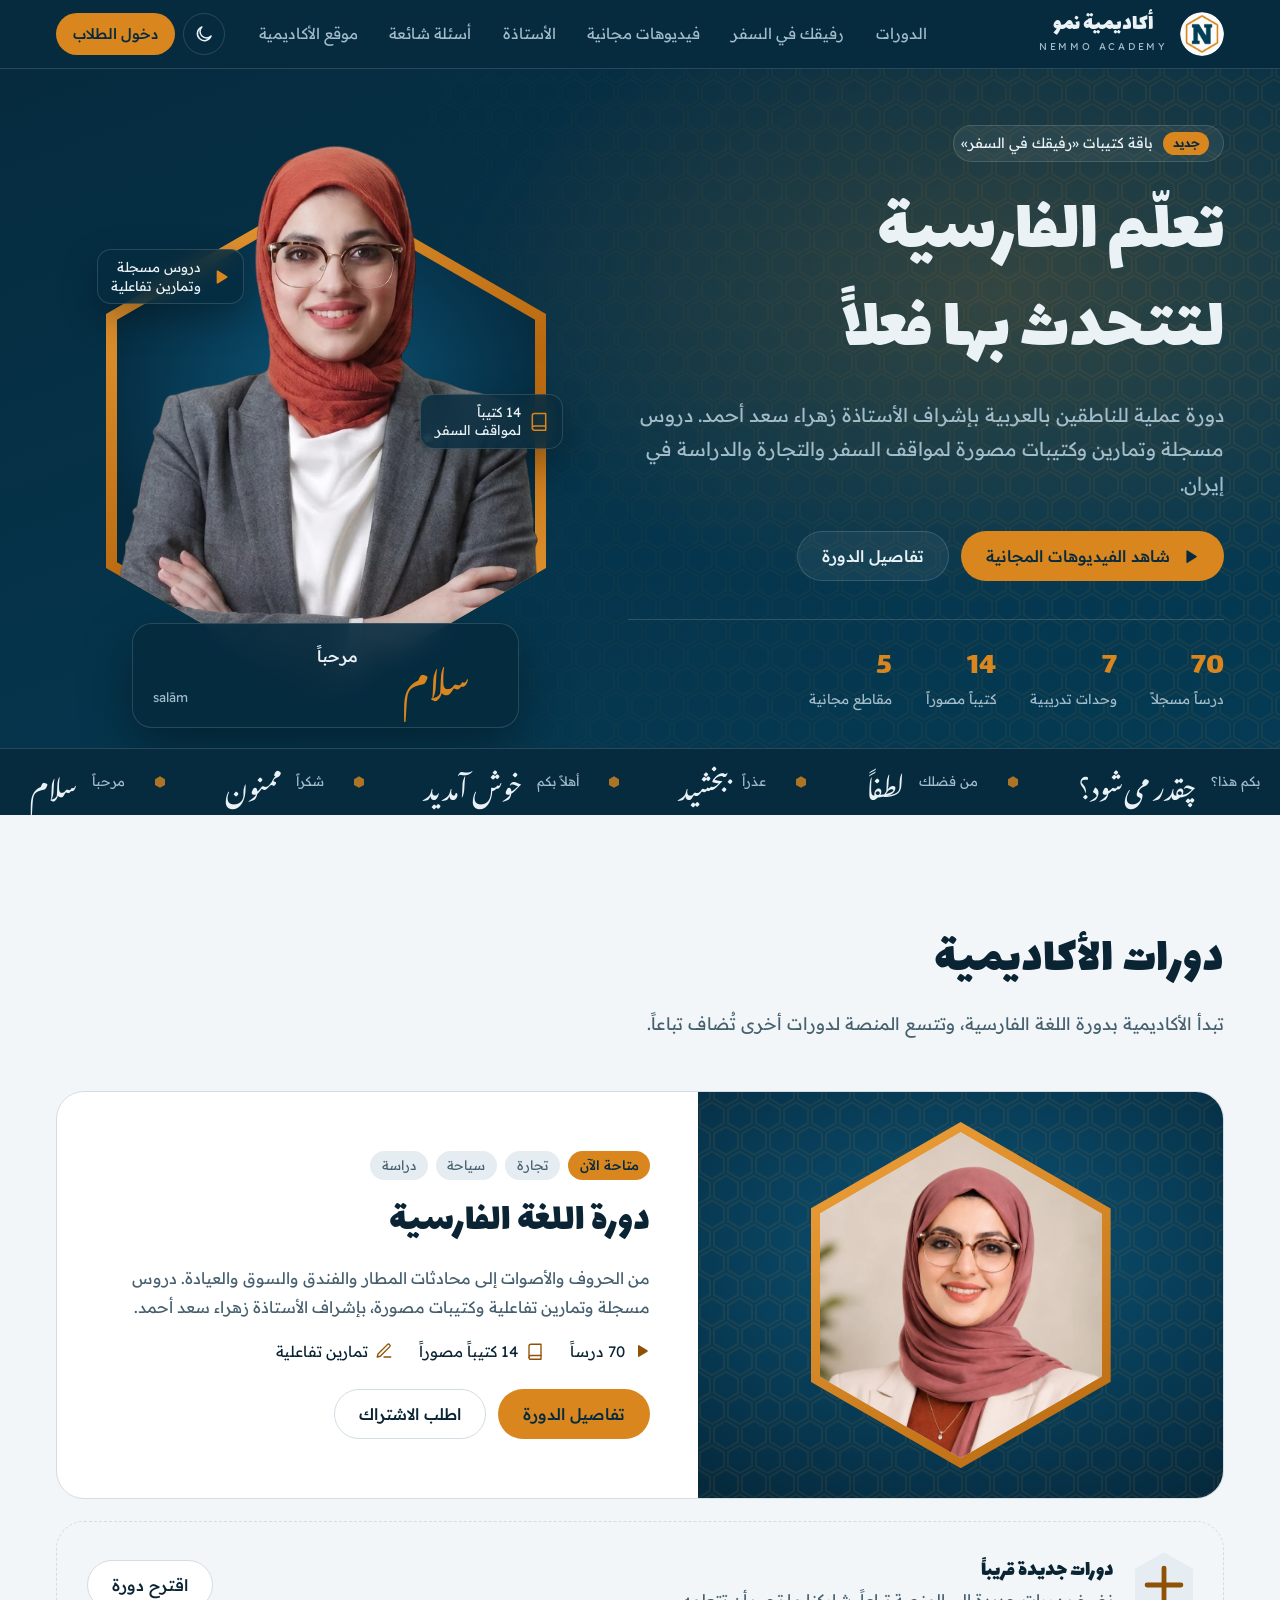
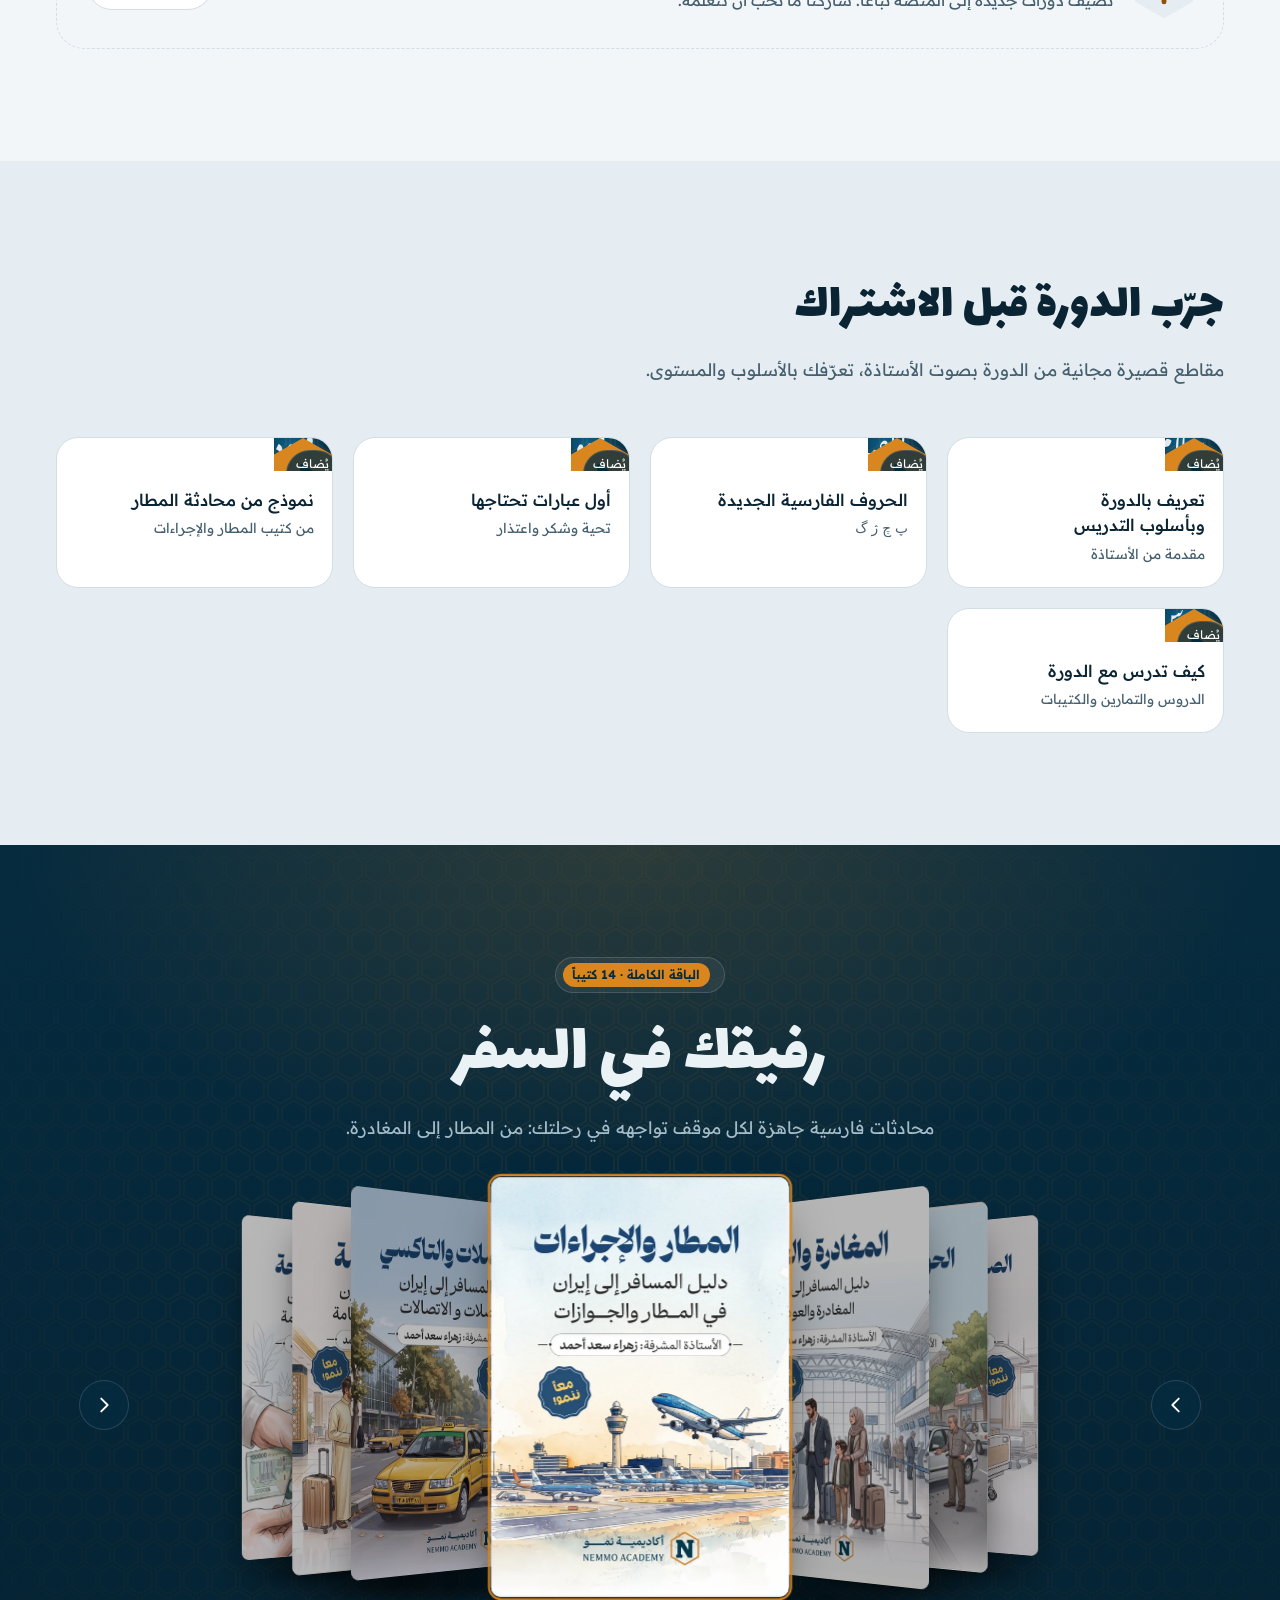
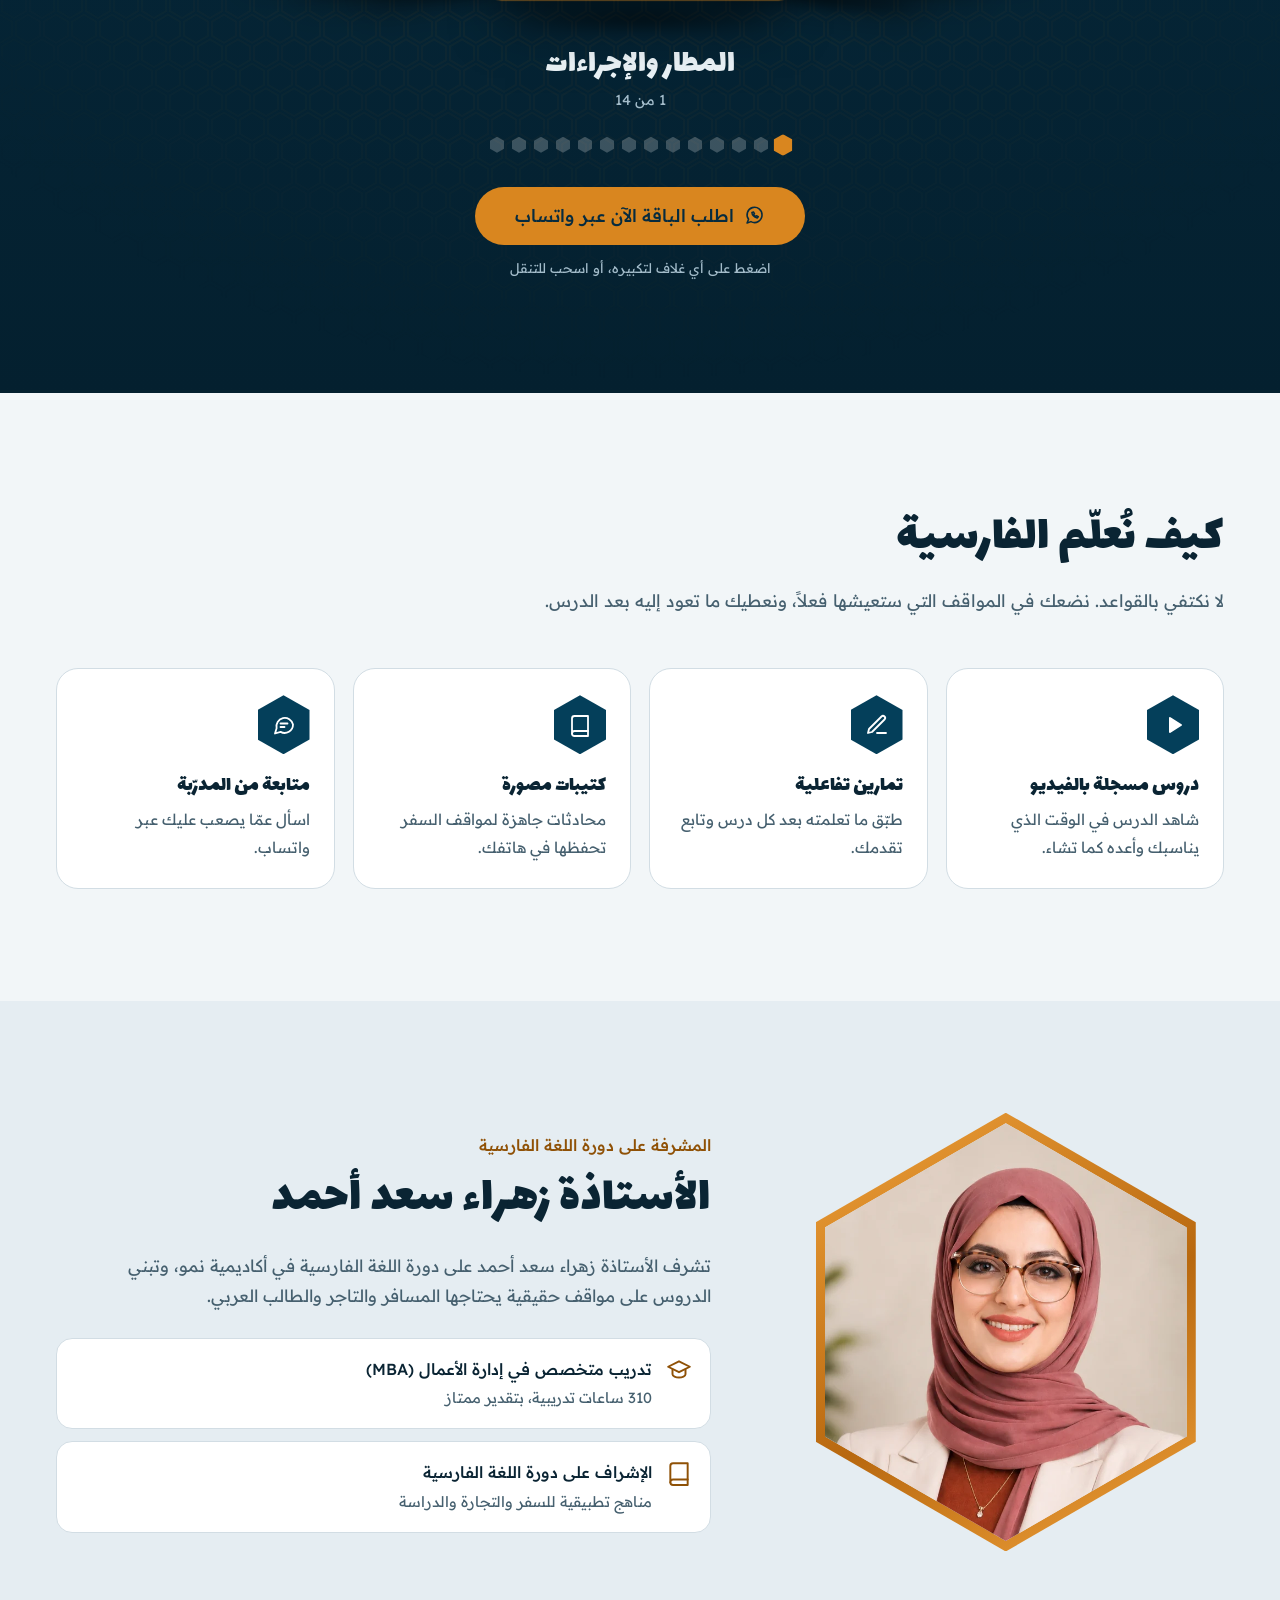
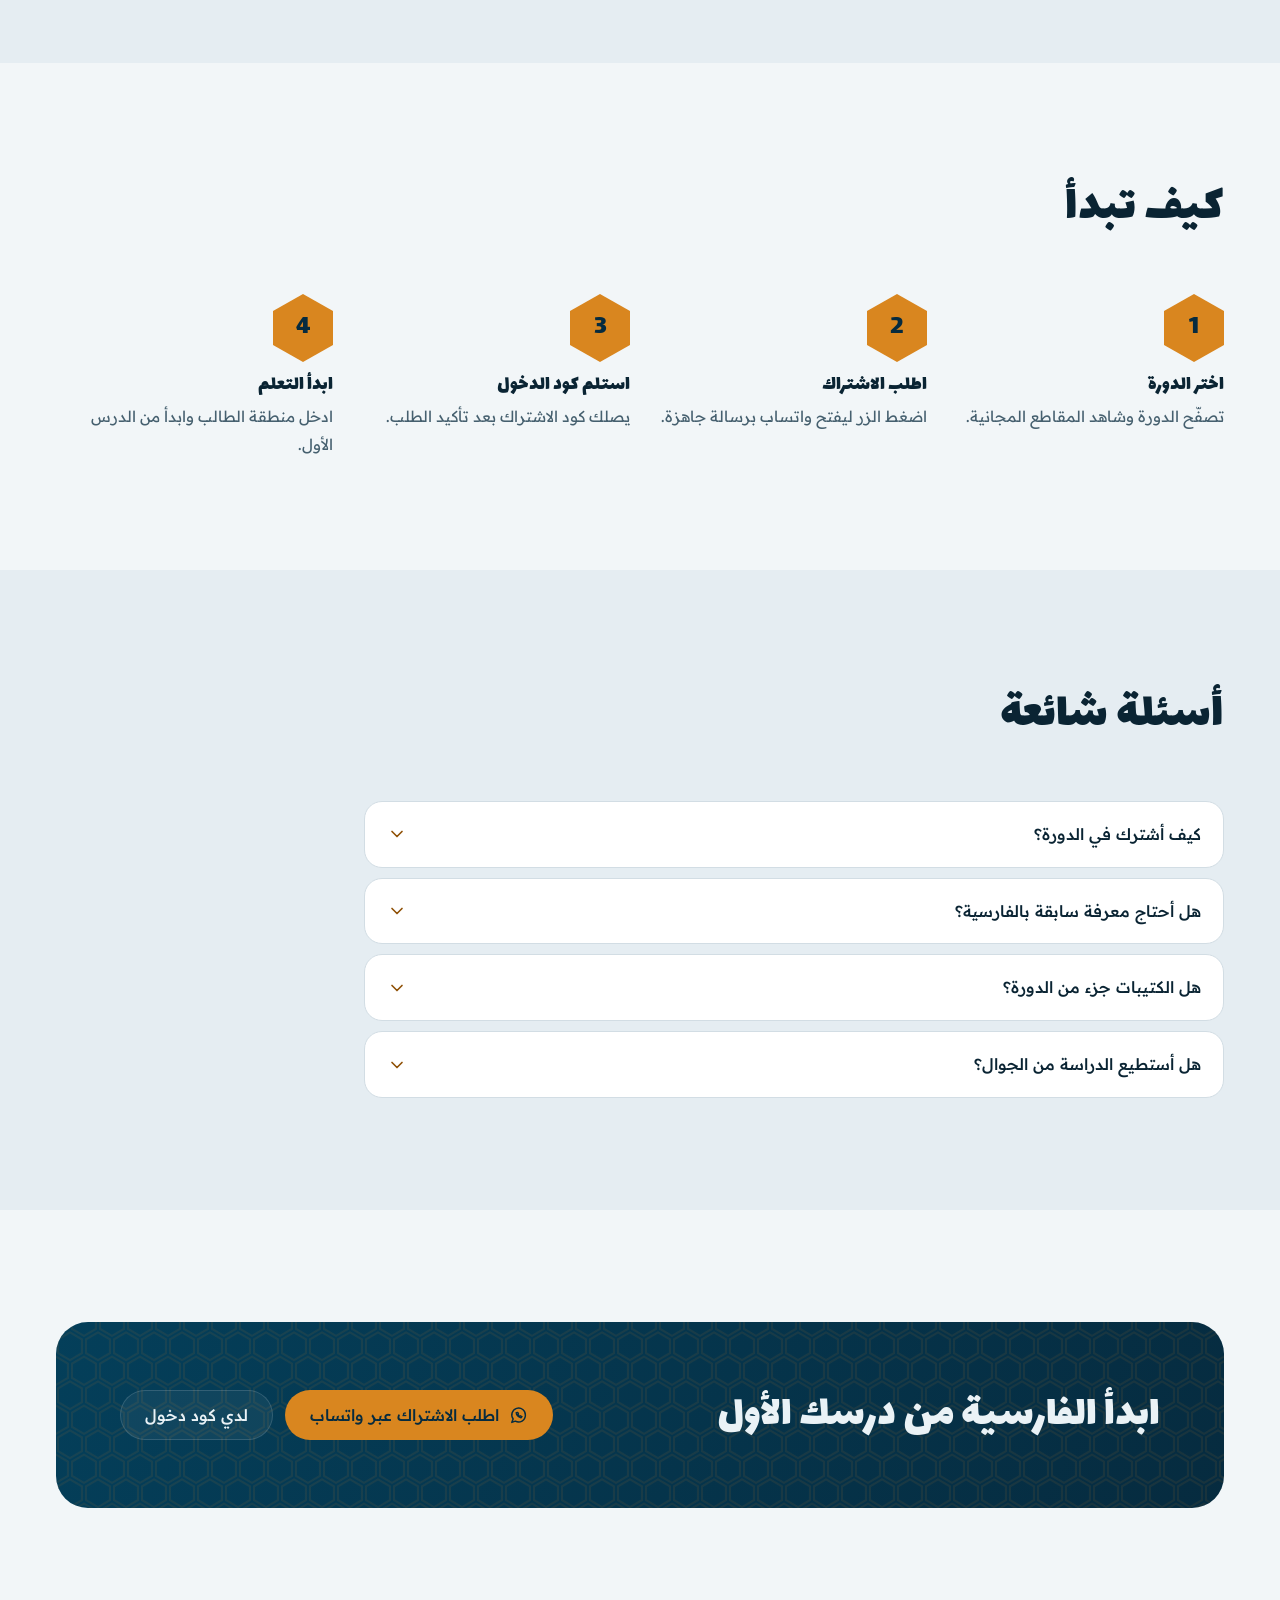
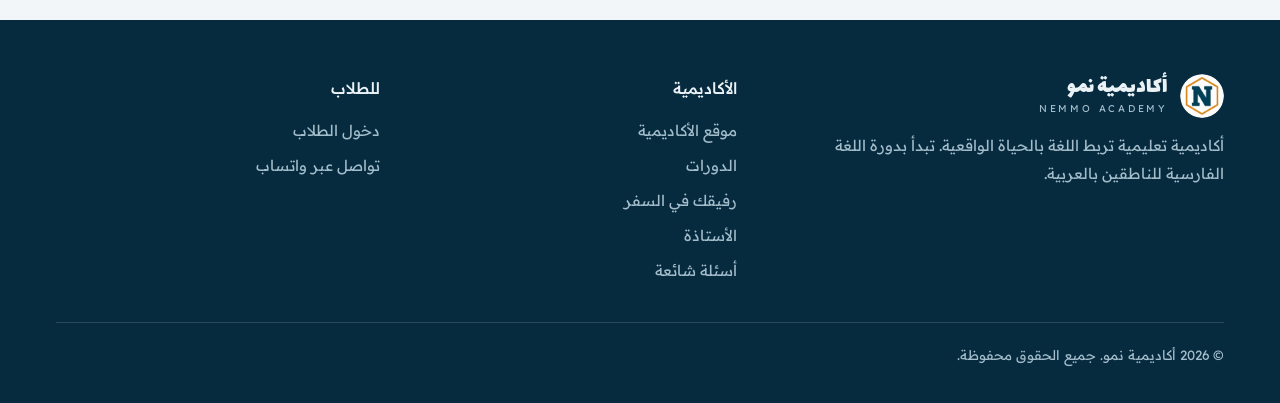
<file: app/index.html>
<!doctype html>
<html lang="ar" dir="rtl">
<head>
<meta charset="utf-8">
<meta name="viewport" content="width=device-width,initial-scale=1,viewport-fit=cover">
<meta name="theme-color" content="#062B3F">
<meta name="description" content="منصة أكاديمية نمو: دورة اللغة الفارسية، فيديوهات مجانية، وباقة كتيبات رفيقك في السفر. ادخل بكود الاشتراك أو ثبّتها على هاتفك.">
<link rel="manifest" href="manifest.webmanifest">
<link rel="icon" type="image/png" href="icons/icon-192.png">
<link rel="apple-touch-icon" href="icons/apple-touch-icon.png">
<meta name="apple-mobile-web-app-capable" content="yes">
<meta name="mobile-web-app-capable" content="yes">
<meta name="apple-mobile-web-app-title" content="أكاديمية نمو">
<title>أكاديمية نمو</title>
<meta name="claude:viewport-fit-sides" content="cover">
<link rel="preconnect" href="https://fonts.googleapis.com">
<link rel="preconnect" href="https://fonts.gstatic.com" crossorigin>
<link rel="stylesheet" href="https://fonts.googleapis.com/css2?family=Lalezar&family=Noto+Nastaliq+Urdu:wght@400;600&family=Readex+Pro:wght@300;400;500;600&family=Vazirmatn:wght@400;600&display=swap">
<style>
/* Layout concept: navy brand shell (header + hero + booklets + footer) around light content bands.
   One bold move: a hexagon (from the N logo) that frames the teacher with her head breaking out of it,
   and Persian words set in real Nastaliq that rotate in the hero. Everything else stays quiet. */
:root{
  --bg:#F2F6F8; --surface:#FFFFFF; --surface-2:#E5EDF2; --fg:#0A2433; --fg-2:#46606F; --line:#D2DDE4;
  --brand:#043F5A; --accent:#D9861F; --accent-text:#8F5106; --on-accent:#062B3F;
  --shell:#062B3F; --shell-2:#043F5A; --shell-fg:#EAF2F6; --shell-fg-2:#A3BCCA; --shell-line:rgba(255,255,255,.14);
  --f-display:'Lalezar','Readex Pro',system-ui,sans-serif;
  --f-body:'Readex Pro','IBM Plex Sans Arabic',system-ui,-apple-system,'Segoe UI',sans-serif;
  --f-fa:'Noto Nastaliq Urdu','Vazirmatn','Readex Pro',serif;
  --f-fa-ui:'Vazirmatn','Readex Pro',system-ui,sans-serif;
  --hex:polygon(50% 0,100% 25%,100% 75%,50% 100%,0 75%,0 25%);
  --pat:url("data:image/svg+xml,%3Csvg xmlns='http://www.w3.org/2000/svg' width='28' height='49' viewBox='0 0 28 49'%3E%3Cg fill='%23D9861F' fill-opacity='0.09' fill-rule='evenodd'%3E%3Cpath d='M13.99 9.25l13 7.5v15l-13 7.5L1 31.75v-15l12.99-7.5zM3 17.9v12.7l10.99 6.34 11-6.35V17.9l-11-6.34L3 17.9zM0 15l12.98-7.5V0h-2v6.35L0 12.69v2.3zm0 18.5L12.98 41v8h-2v-6.85L0 35.81v-2.3zM15 0v7.5L27.99 15H28v-2.31h-.01L17 6.35V0h-2zm0 49v-8l12.99-7.5H28v2.31h-.01L17 42.15V49h-2z'/%3E%3C/g%3E%3C/svg%3E");
}
@media (prefers-color-scheme:dark){:root:not([data-theme="light"]){
  --bg:#061A26; --surface:#0B2636; --surface-2:#11344A; --fg:#E8F0F4; --fg-2:#9DB6C4; --line:#1B4259;
  --brand:#7FC4E6; --accent:#F0A23B; --accent-text:#F0A23B; color-scheme:dark}}
:root[data-theme="dark"]{
  --bg:#061A26; --surface:#0B2636; --surface-2:#11344A; --fg:#E8F0F4; --fg-2:#9DB6C4; --line:#1B4259;
  --brand:#7FC4E6; --accent:#F0A23B; --accent-text:#F0A23B; color-scheme:dark}

*{box-sizing:border-box}
html{scroll-behavior:smooth}
body{margin:0;background:var(--bg);color:var(--fg);font-family:var(--f-body);font-size:16px;line-height:1.8;-webkit-font-smoothing:antialiased;overflow-x:hidden}
body::before{content:"";position:fixed;inset:0 0 auto;height:env(safe-area-inset-top,0px);z-index:70;background:var(--shell)}
img{display:block;max-width:100%}
button{font:inherit;color:inherit;cursor:pointer}
a{color:inherit}
h1,h2,h3,h4,p{margin:0}
h1,h2,h3{font-family:var(--f-display);font-weight:400;text-wrap:balance;line-height:1.3}
:focus-visible{outline:3px solid var(--accent);outline-offset:3px;border-radius:6px}
.wrap{max-width:1200px;margin-inline:auto;padding-left:max(16px,env(safe-area-inset-left,0px));padding-right:max(16px,env(safe-area-inset-right,0px))}
.sr{position:absolute;width:1px;height:1px;overflow:hidden;clip:rect(0 0 0 0)}
[hidden]{display:none!important}

/* buttons */
.btn{display:inline-flex;align-items:center;justify-content:center;gap:.6em;min-height:50px;padding:.6em 1.5em;border-radius:999px;border:1.5px solid transparent;font-weight:500;font-size:1rem;text-decoration:none;transition:transform .2s,background .2s,border-color .2s;white-space:nowrap}
.btn:hover{transform:translateY(-2px)}
.btn svg{width:1.2em;height:1.2em;flex:none}
.btn-accent{background:var(--accent);color:var(--on-accent)}
.btn-accent:hover{background:#F0A23B}
.btn-ghost{border-color:var(--shell-line);color:var(--shell-fg);background:rgba(255,255,255,.05)}
.btn-ghost:hover{border-color:var(--accent)}
.btn-line{border-color:var(--line);background:var(--surface);color:var(--fg)}
.btn-line:hover{border-color:var(--accent)}
.btn-sm{min-height:42px;padding:.35em 1.1em;font-size:.92rem}

/* header */
.hdr{position:sticky;top:env(safe-area-inset-top,0px);z-index:60;background:var(--shell);color:var(--shell-fg);border-bottom:1px solid var(--shell-line)}
.hdr .wrap{display:flex;align-items:center;gap:20px;min-height:68px}
.brand{display:flex;align-items:center;gap:12px;text-decoration:none;background:none;border:0;padding:0}
.brand img{width:44px;height:44px;border-radius:50%}
.brand b{font-family:var(--f-display);font-weight:400;font-size:1.45rem;line-height:1.1;display:block}
.brand small{display:block;font-size:.62rem;letter-spacing:.28em;color:var(--shell-fg-2);direction:ltr;text-align:start}
.nav{display:flex;gap:4px;margin-inline-start:auto}
.nav button{background:none;border:0;padding:.5em .9em;border-radius:999px;color:var(--shell-fg-2);font-size:.95rem;transition:color .2s,background .2s}
.nav button:hover{color:var(--shell-fg);background:rgba(255,255,255,.07)}
.hdr-act{display:flex;gap:8px;align-items:center}
.nav a{background:none;border:0;padding:.5em .9em;border-radius:999px;color:var(--shell-fg-2);font-size:.95rem;text-decoration:none;transition:color .2s,background .2s}
.nav a:hover{color:var(--shell-fg);background:rgba(255,255,255,.07)}
.nav-m{display:none}
.icon-btn{width:42px;height:42px;border-radius:50%;border:1px solid var(--shell-line);background:transparent;color:var(--shell-fg);display:grid;place-items:center}
.icon-btn svg{width:20px;height:20px}
.burger{display:none}
@media(max-width:960px){
  .nav{display:none;position:absolute;inset-inline:0;top:100%;background:var(--shell);flex-direction:column;padding:10px max(16px,env(safe-area-inset-left,0px)) 18px;border-bottom:1px solid var(--shell-line)}
  .nav.open{display:flex}.nav button,.nav a{text-align:start;padding:.8em .4em;font-size:1.05rem}.nav-m{display:block}
  .burger{display:grid}.hdr-act{margin-inline-start:auto}
  .hdr-act .btn{display:none}
}

/* hero */
.hero{background:radial-gradient(900px 520px at 78% 30%,rgba(217,134,31,.22),transparent 60%),linear-gradient(160deg,var(--shell) 0%,var(--shell-2) 120%);color:var(--shell-fg);position:relative;overflow:hidden}
.hero::before{content:"";position:absolute;inset:0;background:var(--pat);opacity:.9;mask-image:linear-gradient(to left,#000 10%,transparent 75%);-webkit-mask-image:linear-gradient(to left,#000 10%,transparent 75%);pointer-events:none}
.hero-grid{position:relative;display:grid;grid-template-columns:1.05fr .95fr;gap:32px;align-items:center;padding-block:56px 40px}
.pill{display:inline-flex;align-items:center;gap:.7em;padding:.35em 1em .35em .5em;border:1px solid var(--shell-line);border-radius:999px;background:rgba(255,255,255,.06);color:var(--shell-fg);font-size:.88rem;text-decoration:none;cursor:pointer;transition:border-color .2s}
.pill:hover{border-color:var(--accent)}
.pill i{font-style:normal;background:var(--accent);color:var(--on-accent);border-radius:999px;padding:.05em .75em;font-weight:600;font-size:.78rem}
.hero h1{font-size:clamp(2.5rem,6.2vw,4.7rem);margin-block:22px 18px;letter-spacing:-.01em}
.hero .lead{font-size:clamp(1.02rem,1.6vw,1.2rem);color:var(--shell-fg-2);max-width:34em}
.cta-row{display:flex;flex-wrap:wrap;gap:12px;margin-top:30px}
.facts{display:flex;flex-wrap:wrap;gap:12px 34px;margin:38px 0 0;padding:26px 0 0;list-style:none;border-top:1px solid var(--shell-line)}
.facts li{display:flex;flex-direction:column;line-height:1.35}
.facts b{font-family:var(--f-display);font-weight:400;font-size:2rem;color:var(--accent)}
.facts span{font-size:.85rem;color:var(--shell-fg-2)}
.hero-visual{position:relative;justify-self:center;width:min(100%,440px)}
.hexbox{position:relative;aspect-ratio:.866/1;margin-top:11%;animation:rise 1.1s cubic-bezier(.2,.8,.2,1) both}
.hex-ring{position:absolute;inset:0;background:linear-gradient(150deg,#F0A23B,#B8680F 55%,#F0A23B);clip-path:var(--hex)}
.hex-in{position:absolute;inset:2.4%;background:radial-gradient(70% 55% at 50% 40%,#0C5578,#052A3E 80%);clip-path:var(--hex)}
.hex-pic{position:absolute;inset:0;clip-path:polygon(-6% -45%,106% -45%,106% 75%,100% 75%,50% 100%,0 75%,-6% 75%)}
.hex-pic img{position:absolute;left:50%;bottom:0;transform:translateX(-50%);height:108%;width:auto;max-width:none}
.chip{position:absolute;display:flex;align-items:center;gap:.6em;padding:.55em 1em;border-radius:14px;background:rgba(6,43,63,.82);backdrop-filter:blur(10px);border:1px solid var(--shell-line);font-size:.84rem;line-height:1.4;box-shadow:0 14px 36px rgba(0,0,0,.3)}
.chip svg{width:20px;height:20px;color:var(--accent);flex:none}
.chip.c1{inset-inline-end:-2%;top:20%}
.chip.c2{inset-inline-start:-4%;top:46%}
.phrase{position:absolute;inset-inline:6%;bottom:-6%;padding:10px 20px 12px;border-radius:20px;background:rgba(6,43,63,.9);backdrop-filter:blur(12px);border:1px solid var(--shell-line);display:grid;grid-template-columns:auto 1fr;gap:2px 18px;align-items:center;box-shadow:0 20px 50px rgba(0,0,0,.35)}
.phrase .fa{grid-row:1/3;font-family:var(--f-fa);font-size:clamp(1.7rem,3.6vw,2.4rem);line-height:2.1;color:var(--accent);min-width:3.2em;text-align:center;transition:opacity .35s}
.phrase .ar{font-weight:500;line-height:1.5;transition:opacity .35s}
.phrase .tr{direction:ltr;text-align:start;color:var(--shell-fg-2);font-size:.82rem;line-height:1.3;transition:opacity .35s}
.phrase.swap>*{opacity:0}
@keyframes rise{from{transform:translateY(26px) scale(.96)}to{transform:none}}
@media(max-width:860px){
  .hero-grid{grid-template-columns:1fr;padding-block:40px 28px}
  .hero-visual{width:min(86%,360px);margin-bottom:44px}
  .chip.c1{inset-inline-end:-6%}.chip.c2{inset-inline-start:-6%}
}

/* ribbon */
.ribbon{position:relative;background:var(--shell);border-top:1px solid var(--shell-line);overflow:hidden;direction:ltr}
.track{display:flex;width:max-content;animation:slide 48s linear infinite}
.ribbon:hover .track{animation-play-state:paused}
.rb{display:flex;align-items:center;gap:14px;padding:6px 30px;white-space:nowrap}
.rb .fa{font-family:var(--f-fa);font-size:1.7rem;line-height:2;color:var(--shell-fg);direction:rtl}
.rb .ar{font-size:.82rem;color:var(--shell-fg-2);direction:rtl}
.rb::after{content:"";width:10px;height:11.5px;background:var(--accent);clip-path:var(--hex);margin-inline-start:16px;opacity:.8}
@keyframes slide{to{transform:translateX(-50%)}}

/* sections */
.sec{padding-block:clamp(64px,9vw,112px)}
.sec-head{max-width:760px;margin-bottom:clamp(30px,5vw,52px)}
.sec h2{font-size:clamp(2rem,4.4vw,3.2rem)}
.sec-head p{margin-top:14px;color:var(--fg-2);font-size:1.08rem;max-width:40em}
.alt{background:var(--surface-2)}

/* courses */
.courses{display:grid;grid-template-columns:repeat(6,1fr);gap:22px}
.course{grid-column:span 6;display:grid;grid-template-columns:minmax(0,.9fr) minmax(0,1.1fr);background:var(--surface);border:1px solid var(--line);border-radius:28px;overflow:hidden}
.course-art{position:relative;min-height:340px;background:radial-gradient(80% 70% at 50% 40%,#0C5578,#052A3E);display:grid;place-items:center;padding:30px;overflow:hidden}
.course-art::before{content:"";position:absolute;inset:0;background:var(--pat)}
.course-art .hexpic{position:relative;width:min(300px,76%);aspect-ratio:.866/1;clip-path:var(--hex);background:linear-gradient(150deg,#F0A23B,#B8680F)}
.course-art .hexpic img{position:absolute;inset:3%;width:94%;height:94%;clip-path:var(--hex);object-fit:cover;object-position:50% 20%;background:#E9DDD0}
.course-body{padding:clamp(26px,4vw,48px);display:flex;flex-direction:column;gap:16px;justify-content:center}
.tagrow{display:flex;flex-wrap:wrap;gap:8px}
.tag{font-size:.82rem;padding:.2em .9em;border-radius:999px;background:var(--surface-2);color:var(--fg-2)}
.tag.on{background:var(--accent);color:var(--on-accent);font-weight:500}
.course h3{font-size:clamp(1.8rem,3.4vw,2.5rem)}
.course p{color:var(--fg-2)}
.meta{display:flex;flex-wrap:wrap;gap:8px 26px;font-size:.95rem}
.meta span{display:flex;align-items:center;gap:.5em}
.meta svg{width:18px;height:18px;color:var(--accent-text)}
.soon{grid-column:span 6;border:1.5px dashed var(--line);border-radius:28px;padding:30px;display:flex;align-items:center;gap:22px;flex-wrap:wrap;color:var(--fg-2)}
.soon .hx{width:58px;height:66px;background:var(--surface-2);clip-path:var(--hex);display:grid;place-items:center;color:var(--accent-text);flex:none}
.soon h3{font-size:1.4rem;color:var(--fg)}
.soon div:nth-child(2){flex:1;min-width:220px}
@media(max-width:820px){.course{grid-template-columns:1fr}.course-art{min-height:280px}}

/* free videos */
.vids{display:grid;grid-template-columns:repeat(auto-fill,minmax(250px,1fr));gap:20px}
.vid{text-align:start;background:var(--surface);border:1px solid var(--line);border-radius:22px;overflow:hidden;padding:0;display:flex;flex-direction:column;text-decoration:none;color:inherit;transition:transform .25s,border-color .25s}
.vid:hover{transform:translateY(-4px);border-color:var(--accent)}
.poster{position:relative;aspect-ratio:16/9;background:radial-gradient(70% 90% at 30% 20%,#0E618B,#052A3E);display:grid;place-items:center;overflow:hidden}
.poster::before{content:"";position:absolute;inset:0;background:var(--pat)}
.poster .fa{position:absolute;inset-inline-start:18px;bottom:2px;font-family:var(--f-fa);font-size:1.9rem;line-height:2;color:rgba(255,255,255,.88)}
.play{position:relative;width:58px;height:66px;background:var(--accent);color:var(--on-accent);clip-path:var(--hex);display:grid;place-items:center;transition:transform .25s}
.vid:hover .play{transform:scale(1.1)}
.play svg{width:22px;height:22px;margin-inline-start:-2px}
.badge{position:absolute;top:12px;inset-inline-end:12px;font-size:.74rem;padding:.15em .8em;border-radius:999px;background:rgba(6,43,63,.8);color:#fff;border:1px solid var(--shell-line)}
.badge.free{background:var(--accent);color:var(--on-accent);border-color:transparent;font-weight:500}
.vid-t{padding:16px 18px 20px}
.vid-t h3{font-family:var(--f-body);font-weight:500;font-size:1.04rem;line-height:1.55}
.vid-t p{font-size:.86rem;color:var(--fg-2);margin-top:4px}

/* booklets */
.book{background:radial-gradient(900px 460px at 50% 0%,rgba(217,134,31,.18),transparent 70%),linear-gradient(180deg,var(--shell),#04202F);color:var(--shell-fg);position:relative;overflow:hidden}
.book::before{content:"";position:absolute;inset:0;background:var(--pat);mask-image:radial-gradient(70% 60% at 50% 40%,#000,transparent);-webkit-mask-image:radial-gradient(70% 60% at 50% 40%,#000,transparent)}
.book .wrap{position:relative}
.book-head{text-align:center;max-width:760px;margin:0 auto 22px}
.book-head h2{font-size:clamp(2.4rem,6vw,4.4rem);margin-block:16px 12px}
.book-head p{color:var(--shell-fg-2);font-size:1.08rem}
.cf{position:relative;margin-top:14px}
.cf-stage{--cw:clamp(196px,25vw,290px);position:relative;height:calc(var(--cw)*1.46 + 46px);perspective:1500px;direction:ltr;touch-action:pan-y;cursor:grab;user-select:none;-webkit-user-select:none;outline-offset:-6px}
.cf-stage.drag{cursor:grabbing}
.cf-item{position:absolute;left:50%;top:18px;width:var(--cw);margin-left:calc(var(--cw)/-2);padding:0;border:0;background:#fff;border-radius:10px;overflow:visible;will-change:transform;transition:transform .7s cubic-bezier(.22,.8,.2,1),opacity .7s,filter .7s;box-shadow:0 30px 50px -12px rgba(0,0,0,.6)}
.cf-stage.drag .cf-item{transition:none}
.cf-item img{width:100%;height:auto;border-radius:10px;pointer-events:none;-webkit-user-drag:none}
.cf-item::after{content:"";position:absolute;inset-inline:6%;bottom:-34px;height:26px;background:radial-gradient(50% 50% at 50% 50%,rgba(0,0,0,.5),transparent);filter:blur(6px);z-index:-1}
.cf-item.act::before{content:"";position:absolute;inset:-3px;border-radius:13px;border:2px solid var(--accent);pointer-events:none}
.cf-nav{position:absolute;top:calc(50% - 20px);z-index:300;width:50px;height:50px;border-radius:50%;border:1px solid var(--shell-line);background:rgba(6,43,63,.8);backdrop-filter:blur(8px);color:#fff;display:grid;place-items:center;transition:background .2s,border-color .2s}
.cf-nav:hover{background:var(--accent);color:var(--on-accent);border-color:var(--accent)}
.cf-nav svg{width:22px;height:22px}
.cf-prev{inset-inline-end:max(8px,2%)}.cf-next{inset-inline-start:max(8px,2%)}
.cf-cap{text-align:center;margin-top:8px;min-height:84px}
.cf-cap h3{font-size:clamp(1.5rem,3vw,2.1rem)}
.cf-cap p{color:var(--shell-fg-2);font-size:.9rem;margin-top:2px}
.dots{display:flex;justify-content:center;flex-wrap:wrap;gap:8px;margin:10px 0 34px}
.dots button{width:14px;height:16px;border:0;padding:0;background:rgba(255,255,255,.22);clip-path:var(--hex);transition:background .2s,transform .2s}
.dots button[aria-current="true"]{background:var(--accent);transform:scale(1.35)}
.buy{display:flex;flex-direction:column;align-items:center;gap:12px;text-align:center}
.buy .btn{min-height:58px;font-size:1.1rem;padding-inline:2.2em}
.buy small{color:var(--shell-fg-2)}

/* teacher */
.teacher{display:grid;grid-template-columns:minmax(0,.8fr) minmax(0,1.2fr);gap:clamp(28px,6vw,80px);align-items:center}
.t-pic{position:relative;width:min(100%,380px);justify-self:center;aspect-ratio:.866/1}
.t-pic .a{position:absolute;inset:0;clip-path:var(--hex);background:linear-gradient(150deg,#F0A23B,#B8680F 55%,#F0A23B)}
.t-pic .b{position:absolute;inset:2.4%;clip-path:var(--hex);overflow:hidden;background:var(--surface-2)}
.t-pic img{width:100%;height:100%;object-fit:cover;object-position:50% 12%}
.t-name{font-size:clamp(2rem,4.2vw,3.1rem);margin-block:6px 6px}
.t-role{color:var(--accent-text);font-weight:500}
.t-bio{margin-top:18px;color:var(--fg-2);font-size:1.06rem;max-width:36em}
.cred{list-style:none;padding:0;margin:26px 0 0;display:grid;gap:12px}
.cred li{display:flex;gap:14px;align-items:flex-start;padding:16px 18px;background:var(--surface);border:1px solid var(--line);border-radius:16px}
.cred svg{width:26px;height:26px;color:var(--accent-text);flex:none;margin-top:2px}
.cred b{display:block;font-weight:500}
.cred span{color:var(--fg-2);font-size:.92rem}
@media(max-width:820px){.teacher{grid-template-columns:1fr}}

/* pillars + steps */
.grid4{display:grid;grid-template-columns:repeat(auto-fit,minmax(230px,1fr));gap:18px}
.pillar{padding:26px 24px;border-radius:22px;background:var(--surface);border:1px solid var(--line)}
.pillar .ic{width:52px;height:59px;background:var(--brand);color:#fff;clip-path:var(--hex);display:grid;place-items:center;margin-bottom:18px}
:root[data-theme="dark"] .pillar .ic{color:#062B3F}
@media (prefers-color-scheme:dark){:root:not([data-theme="light"]) .pillar .ic{color:#062B3F}}
.pillar .ic svg{width:24px;height:24px}
.pillar h3{font-size:1.35rem;margin-bottom:6px}
.pillar p{color:var(--fg-2);font-size:.96rem}
.steps{counter-reset:s;list-style:none;margin:0;padding:0;display:grid;grid-template-columns:repeat(auto-fit,minmax(210px,1fr));gap:20px;position:relative}
.steps li{position:relative;padding-top:78px}
.steps li::before{counter-increment:s;content:counter(s);position:absolute;top:0;inset-inline-start:0;width:60px;height:68px;clip-path:var(--hex);background:var(--accent);color:var(--on-accent);font-family:var(--f-display);font-size:1.7rem;display:grid;place-items:center;line-height:1}
.steps h3{font-size:1.3rem;margin-bottom:4px}
.steps p{color:var(--fg-2);font-size:.96rem}

/* faq */
.faq{max-width:860px;display:grid;gap:10px}
.faq details{background:var(--surface);border:1px solid var(--line);border-radius:18px;padding:0 22px}
.faq summary{list-style:none;cursor:pointer;padding:18px 0;font-weight:500;display:flex;justify-content:space-between;gap:16px;align-items:center}
.faq summary::-webkit-details-marker{display:none}
.faq summary svg{width:20px;height:20px;flex:none;transition:transform .25s;color:var(--accent-text)}
.faq details[open] summary svg{transform:rotate(180deg)}
.faq details p{padding:0 0 20px;color:var(--fg-2)}

/* cta band + footer */
.cta{background:linear-gradient(120deg,var(--shell-2),var(--shell));color:var(--shell-fg);border-radius:32px;padding:clamp(34px,6vw,64px);display:flex;flex-wrap:wrap;gap:24px;align-items:center;justify-content:space-between;position:relative;overflow:hidden}
.cta::before{content:"";position:absolute;inset:0;background:var(--pat)}
.cta>*{position:relative}
.cta h2{font-size:clamp(1.8rem,3.8vw,2.8rem);max-width:15em}
.ftr{background:var(--shell);color:var(--shell-fg-2);padding-block:54px 36px;margin-top:clamp(64px,9vw,112px)}
.ftr-grid{display:grid;grid-template-columns:1.4fr 1fr 1fr;gap:34px}
.ftr .brand{color:var(--shell-fg)}
.ftr h4{font-family:var(--f-body);font-weight:500;color:var(--shell-fg);margin-bottom:10px}
.ftr button,.ftr a{display:block;background:none;border:0;padding:.25em 0;color:var(--shell-fg-2);text-decoration:none;text-align:start;font-size:.95rem}
.ftr button:hover,.ftr a:hover{color:var(--accent)}
.ftr p{margin-top:14px;max-width:26em;font-size:.95rem}
.copy{border-top:1px solid var(--shell-line);margin-top:34px;padding-top:20px;font-size:.84rem}
@media(max-width:760px){.ftr-grid{grid-template-columns:1fr}}

/* course page */
.chero{background:linear-gradient(160deg,var(--shell),var(--shell-2));color:var(--shell-fg);position:relative;overflow:hidden}
.chero::before{content:"";position:absolute;inset:0;background:var(--pat);mask-image:linear-gradient(to left,#000,transparent 70%);-webkit-mask-image:linear-gradient(to left,#000,transparent 70%)}
.chero .wrap{position:relative;padding-block:56px 60px;display:grid;grid-template-columns:1.3fr .7fr;gap:30px;align-items:center}
.chero h1{font-size:clamp(2.3rem,5.6vw,4.2rem);margin-block:16px 14px}
.chero p{color:var(--shell-fg-2);font-size:1.1rem;max-width:36em}
.chero .back{background:none;border:0;color:var(--shell-fg-2);padding:0;font-size:.92rem}
.chero .back:hover{color:var(--accent)}
.enroll{background:rgba(255,255,255,.07);border:1px solid var(--shell-line);border-radius:24px;padding:24px;backdrop-filter:blur(8px);display:grid;gap:14px}
.enroll .fa{font-family:var(--f-fa);font-size:2.6rem;line-height:2;color:var(--accent);text-align:center}
.enroll ul{list-style:none;margin:0;padding:0;display:grid;gap:8px;font-size:.95rem}
.enroll li{display:flex;gap:10px;align-items:center}
.enroll li svg{width:18px;height:18px;color:var(--accent);flex:none}
@media(max-width:860px){.chero .wrap{grid-template-columns:1fr}}
.syl{display:grid;gap:10px;max-width:900px}
.syl details{background:var(--surface);border:1px solid var(--line);border-radius:18px;overflow:hidden}
.syl summary{list-style:none;cursor:pointer;padding:16px 20px;display:flex;align-items:center;gap:16px}
.syl summary::-webkit-details-marker{display:none}
.syl .mn{width:42px;height:48px;clip-path:var(--hex);background:var(--brand);color:#fff;display:grid;place-items:center;font-family:var(--f-display);font-size:1.2rem;flex:none}
:root[data-theme="dark"] .syl .mn{color:#062B3F}
@media (prefers-color-scheme:dark){:root:not([data-theme="light"]) .syl .mn{color:#062B3F}}
.syl summary b{font-weight:500;flex:1}
.syl summary small{color:var(--fg-2)}
.syl ol{margin:0;padding:0 20px 14px;list-style:none;border-top:1px solid var(--line)}
.syl li{padding:9px 0;display:flex;gap:12px;color:var(--fg-2);font-size:.95rem;border-bottom:1px dashed var(--line)}
.syl li:last-child{border:0}
.syl li i{font-style:normal;min-width:2em;color:var(--accent-text);font-variant-numeric:tabular-nums}

/* learn area */
.lhead{background:var(--shell);color:var(--shell-fg)}
.lhead .wrap{padding-block:26px;display:flex;flex-wrap:wrap;gap:20px;align-items:center;justify-content:space-between}
.lhead h1{font-size:clamp(1.7rem,3.4vw,2.5rem)}
.lhead .fa{font-family:var(--f-fa)}
.lprog{display:flex;align-items:center;gap:16px}
.ring{--p:0;width:68px;height:68px;border-radius:50%;background:conic-gradient(var(--accent) calc(var(--p)*1%),rgba(255,255,255,.14) 0);display:grid;place-items:center;flex:none}
.ring span{width:54px;height:54px;border-radius:50%;background:var(--shell);display:grid;place-items:center;font-size:.9rem;font-weight:600;font-variant-numeric:tabular-nums}
.lprog small{color:var(--shell-fg-2);display:block;font-size:.84rem}
.learn{display:grid;grid-template-columns:minmax(0,1fr) 380px;gap:24px;padding-block:28px 40px;align-items:start}
.player{aspect-ratio:16/9;border-radius:22px;overflow:hidden;background:radial-gradient(70% 90% at 30% 20%,#0E618B,#052A3E);position:relative;display:grid;place-items:center;text-align:center;color:#fff;padding:20px}
.player::before{content:"";position:absolute;inset:0;background:var(--pat)}
.player>*{position:relative}
.player iframe{position:absolute;inset:0;width:100%;height:100%;border:0}
.player .fa{font-family:var(--f-fa);font-size:clamp(1.8rem,5vw,3.2rem);line-height:2;color:var(--accent)}
.player p{color:var(--shell-fg-2);max-width:28em;margin-inline:auto}
.linfo{margin-top:20px;display:flex;flex-wrap:wrap;gap:14px;align-items:center;justify-content:space-between}
.linfo h2{font-size:clamp(1.4rem,2.6vw,2rem);flex:1;min-width:220px}
.linfo small{display:block;color:var(--fg-2);font-family:var(--f-body);font-size:.9rem}
.lbtns{display:flex;gap:8px;flex-wrap:wrap}
.btn.done{background:#1F8A5B;color:#fff}
.side{background:var(--surface);border:1px solid var(--line);border-radius:22px;overflow:hidden;position:sticky;top:calc(80px + env(safe-area-inset-top,0px));max-height:calc(100vh - 110px);overflow-y:auto}
.side h3{font-family:var(--f-body);font-weight:600;font-size:1rem;padding:16px 18px;border-bottom:1px solid var(--line);position:sticky;top:0;background:var(--surface);z-index:2}
.side details{border-bottom:1px solid var(--line)}
.side summary{cursor:pointer;list-style:none;padding:12px 18px;font-weight:500;font-size:.94rem;display:flex;justify-content:space-between;gap:10px}
.side summary::-webkit-details-marker{display:none}
.side summary small{color:var(--fg-2);font-weight:400;font-variant-numeric:tabular-nums}
.ll{display:flex;width:100%;gap:12px;align-items:center;text-align:start;background:none;border:0;padding:9px 18px;font-size:.9rem;color:var(--fg-2);border-top:1px dashed var(--line)}
.ll:hover{background:var(--surface-2)}
.ll[aria-current="true"]{background:var(--surface-2);color:var(--fg);font-weight:500;box-shadow:inset 3px 0 0 var(--accent)}
[dir=rtl] .ll[aria-current="true"]{box-shadow:inset -3px 0 0 var(--accent)}
.ll .ck{width:22px;height:25px;clip-path:var(--hex);background:var(--line);display:grid;place-items:center;flex:none;color:transparent}
.ll .ck svg{width:12px;height:12px}
.ll.ok .ck{background:#1F8A5B;color:#fff}
.ll i{font-style:normal;min-width:1.6em;font-variant-numeric:tabular-nums}
@media(max-width:980px){.learn{grid-template-columns:1fr}.side{position:static;max-height:none}}

/* overlays */
.ov{position:fixed;inset:0;z-index:400;background:rgba(3,16,24,.86);backdrop-filter:blur(8px);display:grid;place-items:center;padding:max(16px,env(safe-area-inset-top,0px)) max(16px,env(safe-area-inset-right,0px)) max(16px,env(safe-area-inset-bottom,0px)) max(16px,env(safe-area-inset-left,0px))}
.lb{grid-template-rows:1fr auto}
.lb-img{max-height:100%;max-width:min(100%,640px);width:auto;height:auto;object-fit:contain;border-radius:12px;box-shadow:0 30px 80px rgba(0,0,0,.6);align-self:center;min-height:0}
.lb-bar{display:flex;align-items:center;gap:12px;color:#fff;padding-top:14px;flex-wrap:wrap;justify-content:center}
.lb-bar b{font-family:var(--f-display);font-weight:400;font-size:1.3rem}
.lb .icon-btn{position:absolute;top:max(14px,env(safe-area-inset-top,0px))}
.lb .x{inset-inline-end:max(14px,env(safe-area-inset-right,0px))}
.lb .lp,.lb .ln{top:50%}
.lb .lp{inset-inline-end:max(12px,env(safe-area-inset-right,0px))}
.lb .ln{inset-inline-start:max(12px,env(safe-area-inset-left,0px))}
.modal{background:var(--surface);color:var(--fg);border-radius:26px;width:min(100%,440px);padding:30px 28px;position:relative;border:1px solid var(--line)}
.modal h2{font-size:1.8rem;margin-bottom:6px}
.modal p{color:var(--fg-2);font-size:.95rem}
.modal label{display:block;margin:18px 0 6px;font-weight:500;font-size:.92rem}
.modal input{width:100%;min-height:50px;padding:.5em 1em;border-radius:14px;border:1.5px solid var(--line);background:var(--bg);color:var(--fg);font:inherit;font-size:1rem}
.modal input:focus{outline:none;border-color:var(--accent)}
.modal .btn{width:100%;margin-top:20px}
.err{color:#C0392B;font-size:.9rem;margin-top:10px;min-height:1.4em}
:root[data-theme="dark"] .err{color:#FF8A7A}
@media (prefers-color-scheme:dark){:root:not([data-theme="light"]) .err{color:#FF8A7A}}
.hint{margin-top:14px;padding:10px 14px;border-radius:12px;background:var(--surface-2);font-size:.88rem;color:var(--fg-2)}
.hint code{direction:ltr;unicode-bidi:embed;font-family:ui-monospace,Menlo,monospace;color:var(--fg);font-weight:600}
.modal .xx{position:absolute;top:14px;inset-inline-end:14px;border-color:var(--line);color:var(--fg)}
.vm{width:min(100%,960px);position:relative}
.vm-box{aspect-ratio:16/9;background:#000;border-radius:18px;overflow:hidden}
.vm-box iframe{width:100%;height:100%;border:0}
.toast{position:fixed;inset-inline:0;bottom:max(22px,env(safe-area-inset-bottom,0px));margin-inline:auto;width:max-content;max-width:calc(100% - 32px);z-index:500;background:var(--shell);color:#fff;border:1px solid var(--shell-line);border-radius:999px;padding:.7em 1.5em;font-size:.95rem;box-shadow:0 16px 40px rgba(0,0,0,.35);transition:opacity .3s,transform .3s}
.toast:not(.on){opacity:0;transform:translateY(12px);pointer-events:none}

@media (prefers-reduced-motion:reduce){
  *{animation:none!important;transition:none!important;scroll-behavior:auto!important}
}
</style>

<div id="app" dir="rtl" lang="ar">

<header class="hdr">
  <div class="wrap">
    <button class="brand" data-view="home" aria-label="أكاديمية نمو - الرئيسية">
      <img src="img/logo.png" alt="" width="44" height="44">
      <span><b>أكاديمية نمو</b><small>NEMMO ACADEMY</small></span>
    </button>
    <nav class="nav" id="nav" aria-label="القائمة الرئيسية">
      <button data-go="courses">الدورات</button>
      <button data-go="booklets">رفيقك في السفر</button>
      <button data-go="videos">فيديوهات مجانية</button>
      <button data-go="teacher">الأستاذة</button>
      <button data-go="faq">أسئلة شائعة</button>
      <a href="../">موقع الأكاديمية</a>
      <button class="nav-m" data-login>دخول الطلاب</button>
      <button class="nav-m" id="installBtn2" hidden>ثبّت التطبيق</button>
    </nav>
    <div class="hdr-act">
      <button class="icon-btn" id="themeBtn" aria-label="تبديل الوضع الليلي والنهاري"></button>
      <button class="btn btn-ghost btn-sm" id="installBtn" hidden>ثبّت التطبيق</button>
      <button class="btn btn-accent btn-sm" data-login id="loginBtn"></button>
      <button class="icon-btn burger" id="burger" aria-label="القائمة" aria-expanded="false"></button>
    </div>
  </div>
</header>

<!-- ============ HOME ============ -->
<main id="v-home">
  <section class="hero">
    <div class="wrap hero-grid">
      <div>
        <a class="pill" data-go="booklets" href="#booklets"><i>جديد</i> باقة كتيبات «رفيقك في السفر»</a>
        <h1>تعلّم الفارسية لتتحدث بها فعلاً</h1>
        <p class="lead">دورة عملية للناطقين بالعربية بإشراف الأستاذة زهراء سعد أحمد. دروس مسجلة وتمارين وكتيبات مصورة لمواقف السفر والتجارة والدراسة في إيران.</p>
        <div class="cta-row">
          <button class="btn btn-accent" data-go="videos" id="heroVids"></button>
          <button class="btn btn-ghost" data-view="persian">تفاصيل الدورة</button>
        </div>
        <ul class="facts" id="facts"></ul>
      </div>
      <div class="hero-visual">
        <div class="hexbox">
          <div class="hex-ring"></div><div class="hex-in"></div>
          <div class="hex-pic"><img src="img/zahraa-cutout.webp" alt="الأستاذة زهراء سعد أحمد" width="574" height="742" fetchpriority="high"></div>
        </div>
        <div class="chip c1" id="chip1"></div>
        <div class="chip c2" id="chip2"></div>
        <div class="phrase" id="phrase" aria-live="off"><span class="fa" lang="fa" dir="rtl"></span><span class="ar"></span><span class="tr"></span></div>
      </div>
    </div>
    <div class="ribbon" aria-hidden="true"><div class="track" id="track"></div></div>
  </section>

  <section class="sec" id="courses">
    <div class="wrap">
      <div class="sec-head">
        <h2>دورات الأكاديمية</h2>
        <p>تبدأ الأكاديمية بدورة اللغة الفارسية، وتتسع المنصة لدورات أخرى تُضاف تباعاً.</p>
      </div>
      <div class="courses" id="courseList"></div>
    </div>
  </section>

  <section class="sec alt" id="videos">
    <div class="wrap">
      <div class="sec-head">
        <h2>جرّب الدورة قبل الاشتراك</h2>
        <p>مقاطع قصيرة مجانية من الدورة بصوت الأستاذة، تعرّفك بالأسلوب والمستوى.</p>
      </div>
      <div class="vids" id="vidList"></div>
    </div>
  </section>

  <section class="sec book" id="booklets">
    <div class="wrap">
      <div class="book-head">
        <span class="pill" style="cursor:default"><i id="bkBadge"></i></span>
        <h2 id="bkTitle"></h2>
        <p id="bkSub"></p>
      </div>
      <div class="cf" id="cf">
        <div class="cf-stage" id="stage" tabindex="0" role="group" aria-roledescription="carousel" aria-label="أغلفة كتيبات رفيقك في السفر"></div>
        <button class="cf-nav cf-prev" id="cfPrev" aria-label="الغلاف السابق"></button>
        <button class="cf-nav cf-next" id="cfNext" aria-label="الغلاف التالي"></button>
      </div>
      <div class="cf-cap" aria-live="polite"><h3 id="capT"></h3><p id="capN"></p></div>
      <div class="dots" id="dots"></div>
      <div class="buy">
        <a class="btn btn-accent" id="buyBtn" target="_blank" rel="noopener"></a>
        <small>اضغط على أي غلاف لتكبيره، أو اسحب للتنقل</small>
      </div>
    </div>
  </section>

  <section class="sec" id="why">
    <div class="wrap">
      <div class="sec-head"><h2>كيف نُعلّم الفارسية</h2><p>لا نكتفي بالقواعد. نضعك في المواقف التي ستعيشها فعلاً، ونعطيك ما تعود إليه بعد الدرس.</p></div>
      <div class="grid4" id="pillars"></div>
    </div>
  </section>

  <section class="sec alt" id="teacher">
    <div class="wrap teacher">
      <div class="t-pic"><div class="a"></div><div class="b"><img src="img/zahraa-portrait.webp" alt="الأستاذة زهراء سعد أحمد" width="760" height="760" loading="lazy"></div></div>
      <div>
        <p class="t-role">المشرفة على دورة اللغة الفارسية</p>
        <h2 class="t-name">الأستاذة زهراء سعد أحمد</h2>
        <p class="t-bio" id="tBio"></p>
        <ul class="cred" id="cred"></ul>
      </div>
    </div>
  </section>

  <section class="sec" id="how">
    <div class="wrap">
      <div class="sec-head"><h2>كيف تبدأ</h2></div>
      <ol class="steps" id="steps"></ol>
    </div>
  </section>

  <section class="sec alt" id="faq">
    <div class="wrap">
      <div class="sec-head"><h2>أسئلة شائعة</h2></div>
      <div class="faq" id="faqList"></div>
    </div>
  </section>

  <section style="padding-top:clamp(64px,9vw,112px)">
    <div class="wrap">
      <div class="cta">
        <h2>ابدأ الفارسية من درسك الأول</h2>
        <div class="cta-row" style="margin:0">
          <a class="btn btn-accent" id="ctaWa" target="_blank" rel="noopener"></a>
          <button class="btn btn-ghost" data-login>لدي كود دخول</button>
        </div>
      </div>
    </div>
  </section>
</main>

<!-- ============ COURSE PAGE ============ -->
<main id="v-persian" hidden>
  <section class="chero">
    <div class="wrap">
      <div>
        <button class="back" data-view="home">‹ العودة إلى الأكاديمية</button>
        <h1>دورة اللغة الفارسية</h1>
        <p>برنامج عملي يربط اللغة بالحياة الواقعية: من الحروف والأصوات إلى محادثات المطار والفندق والسوق والعيادة والصفقات التجارية.</p>
        <div class="tagrow" style="margin-top:20px" id="cTags"></div>
      </div>
      <aside class="enroll">
        <div class="fa" lang="fa">خوش آمدید</div>
        <ul id="cInc"></ul>
        <a class="btn btn-accent" id="cWa" target="_blank" rel="noopener"></a>
        <button class="btn btn-ghost" data-login>لدي كود دخول</button>
      </aside>
    </div>
  </section>
  <section class="sec">
    <div class="wrap">
      <div class="sec-head"><h2>محتوى الدورة</h2><p id="sylSub"></p></div>
      <div class="syl" id="syl"></div>
    </div>
  </section>
  <section class="sec alt">
    <div class="wrap">
      <div class="sec-head"><h2>مقاطع مجانية</h2></div>
      <div class="vids" id="vidList2"></div>
    </div>
  </section>
  <section class="sec">
    <div class="wrap"><div class="cta">
      <h2>ومعها باقة «رفيقك في السفر»: 14 كتيباً للمواقف الحقيقية</h2>
      <button class="btn btn-accent" data-go="booklets">استعرض الأغلفة</button>
    </div></div>
  </section>
</main>

<!-- ============ STUDENT AREA ============ -->
<main id="v-learn" hidden>
  <div class="lhead">
    <div class="wrap">
      <div><p style="color:var(--shell-fg-2);font-size:.9rem">منطقة الطالب · دورة اللغة الفارسية</p><h1 id="lHello"></h1></div>
      <div class="lprog">
        <div class="ring" id="ring"><span id="ringT"></span></div>
        <div><b id="progT"></b><small>من الدروس مكتملة</small></div>
        <button class="btn btn-ghost btn-sm" id="logout">تسجيل الخروج</button>
      </div>
    </div>
  </div>
  <div class="wrap learn">
    <div>
      <div class="player" id="player"></div>
      <div class="linfo">
        <h2 id="lTitle"></h2>
        <div class="lbtns">
          <button class="btn btn-line btn-sm" id="lPrev">الدرس السابق</button>
          <button class="btn btn-line btn-sm" id="lNext">الدرس التالي</button>
          <button class="btn btn-accent btn-sm" id="lDone"></button>
        </div>
      </div>
      <p style="margin-top:22px;color:var(--fg-2)">عندك سؤال عن الدرس؟ <a href="#" id="askWa" target="_blank" rel="noopener" style="color:var(--accent-text);font-weight:500">اسأل المدرّبة عبر واتساب</a></p>
    </div>
    <aside class="side" id="side"></aside>
  </div>
</main>

<footer class="ftr">
  <div class="wrap">
    <div class="ftr-grid">
      <div>
        <div class="brand"><img src="img/logo.png" alt="" width="44" height="44"><span><b>أكاديمية نمو</b><small>NEMMO ACADEMY</small></span></div>
        <p>أكاديمية تعليمية تربط اللغة بالحياة الواقعية. تبدأ بدورة اللغة الفارسية للناطقين بالعربية.</p>
      </div>
      <div><h4>الأكاديمية</h4><a href="../">موقع الأكاديمية</a><button data-go="courses">الدورات</button><button data-go="booklets">رفيقك في السفر</button><button data-go="teacher">الأستاذة</button><button data-go="faq">أسئلة شائعة</button></div>
      <div><h4>للطلاب</h4><button data-login>دخول الطلاب</button><a id="ftWa" target="_blank" rel="noopener">تواصل عبر واتساب</a></div>
    </div>
    <div class="copy">© 2026 أكاديمية نمو. جميع الحقوق محفوظة.</div>
  </div>
</footer>

<!-- overlays -->
<div class="ov lb" id="lb" hidden role="dialog" aria-modal="true" aria-label="عرض الغلاف">
  <button class="icon-btn x" id="lbX" aria-label="إغلاق"></button>
  <button class="icon-btn lp" id="lbP" aria-label="السابق"></button>
  <button class="icon-btn ln" id="lbN" aria-label="التالي"></button>
  <img class="lb-img" id="lbImg" alt="">
  <div class="lb-bar"><b id="lbT"></b><span id="lbC" style="color:var(--shell-fg-2)"></span><a class="btn btn-accent btn-sm" id="lbBuy" target="_blank" rel="noopener"></a></div>
</div>
<div class="ov" id="loginOv" hidden role="dialog" aria-modal="true" aria-labelledby="loginH">
  <form class="modal" id="loginForm" autocomplete="off">
    <button type="button" class="icon-btn xx" id="loginX" aria-label="إغلاق"></button>
    <h2 id="loginH">دخول الطلاب</h2>
    <p>أدخل كود الاشتراك الذي وصلك بعد التسجيل.</p>
    <label for="sname">اسمك</label>
    <input id="sname" name="sname" type="text" placeholder="الاسم الأول" maxlength="40">
    <label for="scode">كود الاشتراك</label>
    <input id="scode" name="scode" type="text" placeholder="مثال: NEMMO-0000" dir="ltr" style="text-align:start" required>
    <div class="err" id="loginErr" role="alert"></div>
    <button class="btn btn-accent" type="submit">دخول</button>
    <div class="hint" id="demoHint"></div>
  </form>
</div>
<div class="ov" id="vmOv" hidden role="dialog" aria-modal="true" aria-label="تشغيل الفيديو">
  <div class="vm"><button class="icon-btn" id="vmX" aria-label="إغلاق" style="position:absolute;top:-52px;inset-inline-end:0"></button><div class="vm-box" id="vmBox"></div></div>
</div>
<div class="toast" id="toast" role="status"></div>
</div>

<script>
(function(){
'use strict';
/* =====================================================================
   إعدادات المنصة - عدّل هنا فقط
   ===================================================================== */
const CONFIG = {
  whatsapp: '9647770300029',           // رقم الواتساب مع رمز الدولة بدون + أو أصفار
  embedVideos: true,                   // التشغيل داخل المنصة (يعمل لأن المنصة على موقع الأكاديمية نفسه)
  demoHint: false,                     // أظهر كود التجربة في نافذة الدخول (للاختبار فقط)
  codes: ['NEMMO2024'],                // أكواد الطلاب (حماية مبدئية في المتصفح فقط)
  bookletsBadge: 'الباقة الكاملة · 14 كتيباً',
  bookletsTitle: 'رفيقك في السفر',
  bookletsSub: 'محادثات فارسية جاهزة لكل موقف تواجهه في رحلتك: من المطار إلى المغادرة.',
  buyText: 'اطلب الباقة الآن عبر واتساب',
  buyMsg: 'السلام عليكم، أرغب بطلب باقة كتيبات (رفيقك في السفر) من أكاديمية نمو',
  enrollMsg: 'السلام عليكم، أرغب بالاشتراك في دورة اللغة الفارسية من أكاديمية نمو',
  askMsg: 'السلام عليكم، عندي سؤال عن درس في دورة اللغة الفارسية',
  teacherBio: 'تشرف الأستاذة زهراء سعد أحمد على دورة اللغة الفارسية في أكاديمية نمو، وتبني الدروس على مواقف حقيقية يحتاجها المسافر والتاجر والطالب العربي.',
  credentials: [
    {t:'تدريب متخصص في إدارة الأعمال (MBA)', d:'310 ساعات تدريبية، بتقدير ممتاز', i:'cap'},
    {t:'الإشراف على دورة اللغة الفارسية', d:'مناهج تطبيقية للسفر والتجارة والدراسة', i:'book'}
  ]
};

/* الدورات: أضف كائناً جديداً لإضافة دورة. status: open | soon */
const COURSES = [
  {id:'persian', title:'دورة اللغة الفارسية', status:'open',
   tags:['تجارة','سياحة','دراسة'],
   text:'من الحروف والأصوات إلى محادثات المطار والفندق والسوق والعيادة. دروس مسجلة وتمارين تفاعلية وكتيبات مصورة، بإشراف الأستاذة زهراء سعد أحمد.',
   art:'img/zahraa-portrait.webp'}
];

/* الكتيبات بترتيب الرحلة: لإضافة كتيب أو حذفه أو تغيير ترتيبه عدّل هذه المصفوفة فقط */
const BOOKLETS = [
  {t:'المطار والإجراءات', img:'img/c-airport.webp'},
  {t:'المواصلات والتاكسي', img:'img/c-taxi.webp'},
  {t:'الفندق والإقامة', img:'img/c-hotel.webp'},
  {t:'الاتصالات والشريحة', img:'img/c-sim.webp'},
  {t:'المطعم والمقهى', img:'img/c-restaurant.webp'},
  {t:'السوبرماركت والاحتياجات اليومية', img:'img/c-supermarket.webp'},
  {t:'التسوق والبازار', img:'img/c-shopping.webp'},
  {t:'الهدايا والتذكارات', img:'img/c-gifts.webp'},
  {t:'السياحة والترفيه', img:'img/c-tourism.webp'},
  {t:'الاتجاهات والسؤال عن الطريق', img:'img/c-directions.webp'},
  {t:'التعارف والمجاملات', img:'img/c-greetings.webp'},
  {t:'الصحة والطوارئ الطبية', img:'img/c-health.webp'},
  {t:'الحوادث والمشكلات', img:'img/c-accidents.webp'},
  {t:'المغادرة والعودة', img:'img/c-departure.webp'}
];

/* مقاطع مجانية: ضع معرّف فيديو يوتيوب (الجزء بعد v=) في youtube. عناوين مبدئية قابلة للتغيير */
const FREE_VIDEOS = [
  {t:'تعريف بالدورة وبأسلوب التدريس', d:'مقدمة من الأستاذة', fa:'سلام', youtube:''},
  {t:'الحروف الفارسية الجديدة', d:'پ  چ  ژ  گ', fa:'الفبا', youtube:''},
  {t:'أول عبارات تحتاجها', d:'تحية وشكر واعتذار', fa:'ممنون', youtube:''},
  {t:'نموذج من محادثة المطار', d:'من كتيب المطار والإجراءات', fa:'فرودگاه', youtube:''},
  {t:'كيف تدرس مع الدورة', d:'الدروس والتمارين والكتيبات', fa:'درس', youtube:''}
];

/* الدروس: 7 وحدات × 10 دروس. هذه عناوين مبدئية، استبدلها بعناوين دروسك وأضف youtube لكل درس */
const MODULES = [
  {t:'الحروف والأصوات', l:['مدخل إلى الفارسية وما يميزها عن العربية','الحروف المشتركة مع العربية','الحروف الجديدة: پ چ ژ گ','الحركات والأصوات الطويلة','ربط الحروف وكتابة الكلمات','قراءة الكلمات البسيطة','الأرقام من 1 إلى 20','الأرقام الكبيرة والأسعار','أيام الأسبوع والشهور','مراجعة الوحدة الأولى']},
  {t:'التحية والتعارف', l:['السلام والتحية','الرسمي والعامّي في الكلام','التعريف بالنفس','الضمائر','فعل الكينونة','أسئلة التعارف','الجنسيات والمهن','العائلة','عبارات المجاملة والشكر','محادثة: أول لقاء']},
  {t:'المطار والفندق والمواصلات', l:['في المطار: الجوازات والحقائب','الجمارك وبوابة الصعود','الحجز في الفندق','طلب خدمة في الغرفة','حل المشكلات في الفندق','ركوب التاكسي','المترو والحافلات','السؤال عن الاتجاهات','أفعال الحركة','محادثة: من المطار إلى الفندق']},
  {t:'الطعام والتسوق', l:['أسماء الأطعمة والمشروبات','الطلب في المطعم','الدفع وطلب الفاتورة','السوبرماركت','الكميات والأوزان','البازار والمساومة','الملابس والألوان','الهدايا والتذكارات','الأفعال الشائعة في المضارع','محادثة: يوم تسوق']},
  {t:'الصحة والطوارئ', l:['أجزاء الجسم','الأعراض والشكوى','عند الطبيب','في الصيدلية','الطوارئ وطلب المساعدة','الحوادث وإبلاغ الشرطة','الاتصالات والشريحة','الإنترنت والتطبيقات','الماضي البسيط','محادثة: موقف طارئ']},
  {t:'التجارة والدراسة', l:['المفردات التجارية الأساسية','اللقاءات والمواعيد','التفاوض على السعر','العقود والدفع','المراسلات المهنية','الدراسة والجامعة','التسجيل والوثائق','المستقبل والخطط','أدوات الربط والجمل المركبة','محادثة: صفقة تجارية']},
  {t:'الطلاقة والتطبيق', l:['السياحة وأماكنها','وصف الأماكن','إبداء الرأي','الأمثال والتعابير الشائعة','فهم اللهجة المحكية','الاستماع والفهم','المحادثة الحرة 1','المحادثة الحرة 2','المغادرة والعودة','مراجعة ختامية']}
];

const PHRASES = [
  {fa:'سلام',ar:'مرحباً',tr:'salām'},
  {fa:'ممنون',ar:'شكراً',tr:'mamnūn'},
  {fa:'خوش آمدید',ar:'أهلاً بكم',tr:'khosh āmadīd'},
  {fa:'ببخشید',ar:'عذراً',tr:'bebakhshīd'},
  {fa:'لطفاً',ar:'من فضلك',tr:'lotfan'},
  {fa:'چقدر می‌شود؟',ar:'بكم هذا؟',tr:'cheqadr mishavad?'},
  {fa:'کمک کنید',ar:'ساعدوني',tr:'komak konīd'},
  {fa:'خداحافظ',ar:'مع السلامة',tr:'khodāhāfez'}
];

const PILLARS = [
  {t:'دروس مسجلة بالفيديو', d:'شاهد الدرس في الوقت الذي يناسبك وأعده كما تشاء.', i:'play'},
  {t:'تمارين تفاعلية', d:'طبّق ما تعلمته بعد كل درس وتابع تقدمك.', i:'pen'},
  {t:'كتيبات مصورة', d:'محادثات جاهزة لمواقف السفر تحفظها في هاتفك.', i:'book'},
  {t:'متابعة من المدرّبة', d:'اسأل عمّا يصعب عليك عبر واتساب.', i:'chat'}
];
const STEPS = [
  {t:'اختر الدورة', d:'تصفّح الدورة وشاهد المقاطع المجانية.'},
  {t:'اطلب الاشتراك', d:'اضغط الزر ليفتح واتساب برسالة جاهزة.'},
  {t:'استلم كود الدخول', d:'يصلك كود الاشتراك بعد تأكيد الطلب.'},
  {t:'ابدأ التعلم', d:'ادخل منطقة الطالب وابدأ من الدرس الأول.'}
];
const FAQ = [
  {q:'كيف أشترك في الدورة؟', a:'اضغط «اطلب الاشتراك» ليفتح واتساب برسالة جاهزة. بعد تأكيد الطلب يصلك كود الدخول إلى منطقة الطالب.'},
  {q:'هل أحتاج معرفة سابقة بالفارسية؟', a:'لا. تبدأ الدروس من الحروف والأصوات وتتدرج نحو المحادثات الواقعية.'},
  {q:'هل الكتيبات جزء من الدورة؟', a:'الكتيبات إصدارات جديدة مرافقة للدورة، وتُطلب كباقة كاملة اسمها «رفيقك في السفر» من 14 كتيباً.'},
  {q:'هل أستطيع الدراسة من الجوال؟', a:'نعم. المنصة مصممة لتعمل بشكل ممتاز على الهاتف والحاسوب.'}
];

/* =====================================================================
   أدوات
   ===================================================================== */
const $=(s,r=document)=>r.querySelector(s), $$=(s,r=document)=>[...r.querySelectorAll(s)];
const IC={
 play:'<svg viewBox="0 0 24 24" fill="currentColor"><path d="M8 5.2v13.6a1 1 0 0 0 1.5.86l11-6.8a1 1 0 0 0 0-1.72l-11-6.8A1 1 0 0 0 8 5.2z"/></svg>',
 chat:'<svg viewBox="0 0 24 24" fill="none" stroke="currentColor" stroke-width="1.8" stroke-linecap="round" stroke-linejoin="round"><path d="M21 11.5a8.4 8.4 0 0 1-12.4 7.4L3 20.5l1.6-5.2A8.4 8.4 0 1 1 21 11.5z"/><path d="M8.5 10.5h7M8.5 14h4"/></svg>',
 book:'<svg viewBox="0 0 24 24" fill="none" stroke="currentColor" stroke-width="1.8" stroke-linecap="round" stroke-linejoin="round"><path d="M4 5.5A2.5 2.5 0 0 1 6.5 3H20v15H6.5A2.5 2.5 0 0 0 4 20.5z"/><path d="M4 20.5A2.5 2.5 0 0 0 6.5 23H20v-5"/></svg>',
 pen:'<svg viewBox="0 0 24 24" fill="none" stroke="currentColor" stroke-width="1.8" stroke-linecap="round" stroke-linejoin="round"><path d="M12 20h9"/><path d="M16.5 3.5a2.1 2.1 0 0 1 3 3L7 19l-4 1 1-4z"/></svg>',
 cap:'<svg viewBox="0 0 24 24" fill="none" stroke="currentColor" stroke-width="1.8" stroke-linecap="round" stroke-linejoin="round"><path d="M22 9 12 4 2 9l10 5z"/><path d="M6 11.5V16c0 1.5 3 3 6 3s6-1.5 6-3v-4.5"/></svg>',
 check:'<svg viewBox="0 0 24 24" fill="none" stroke="currentColor" stroke-width="3" stroke-linecap="round" stroke-linejoin="round"><path d="M5 12.5l4.5 4.5L19 7.5"/></svg>',
 left:'<svg viewBox="0 0 24 24" fill="none" stroke="currentColor" stroke-width="2" stroke-linecap="round" stroke-linejoin="round"><path d="M15 5l-7 7 7 7"/></svg>',
 right:'<svg viewBox="0 0 24 24" fill="none" stroke="currentColor" stroke-width="2" stroke-linecap="round" stroke-linejoin="round"><path d="M9 5l7 7-7 7"/></svg>',
 down:'<svg viewBox="0 0 24 24" fill="none" stroke="currentColor" stroke-width="2" stroke-linecap="round" stroke-linejoin="round"><path d="M6 9l6 6 6-6"/></svg>',
 x:'<svg viewBox="0 0 24 24" fill="none" stroke="currentColor" stroke-width="2" stroke-linecap="round"><path d="M6 6l12 12M18 6L6 18"/></svg>',
 menu:'<svg viewBox="0 0 24 24" fill="none" stroke="currentColor" stroke-width="2" stroke-linecap="round"><path d="M4 7h16M4 12h16M4 17h16"/></svg>',
 sun:'<svg viewBox="0 0 24 24" fill="none" stroke="currentColor" stroke-width="1.8" stroke-linecap="round"><circle cx="12" cy="12" r="4"/><path d="M12 2v2M12 20v2M4.9 4.9l1.4 1.4M17.7 17.7l1.4 1.4M2 12h2M20 12h2M4.9 19.1l1.4-1.4M17.7 6.3l1.4-1.4"/></svg>',
 moon:'<svg viewBox="0 0 24 24" fill="none" stroke="currentColor" stroke-width="1.8" stroke-linecap="round" stroke-linejoin="round"><path d="M20.5 14.5A8.5 8.5 0 1 1 9.5 3.5a7 7 0 0 0 11 11z"/></svg>',
 wa:'<svg viewBox="0 0 24 24" fill="none" stroke="currentColor" stroke-width="1.8" stroke-linecap="round" stroke-linejoin="round"><path d="M20.5 11.5a8.5 8.5 0 0 1-12.6 7.4L3.5 20.5l1.7-4.3a8.5 8.5 0 1 1 15.3-4.7z"/><path d="M9 8.5c.3 3 2.5 5.2 6 6.2l1.2-1.4-2-1-1 .7c-.9-.4-1.7-1.2-2.1-2.1l.8-.9-1-2z"/></svg>',
 clock:'<svg viewBox="0 0 24 24" fill="none" stroke="currentColor" stroke-width="1.8" stroke-linecap="round"><circle cx="12" cy="12" r="9"/><path d="M12 7v5l3 2"/></svg>',
 plus:'<svg viewBox="0 0 24 24" fill="none" stroke="currentColor" stroke-width="2" stroke-linecap="round"><path d="M12 5v14M5 12h14"/></svg>'
};
const wa=m=>`https://wa.me/${CONFIG.whatsapp}?text=${encodeURIComponent(m)}`;
const store={
  get(k,d){try{const v=localStorage.getItem(k);return v==null?d:JSON.parse(v)}catch(e){return d}},
  set(k,v){try{localStorage.setItem(k,JSON.stringify(v))}catch(e){}},
  del(k){try{localStorage.removeItem(k)}catch(e){}}
};
const reduced=matchMedia('(prefers-reduced-motion: reduce)').matches;
const LESSONS=[]; MODULES.forEach((m,mi)=>m.l.forEach((t,li)=>{const o=typeof t==='string'?{t}:t;LESSONS.push({id:`m${mi+1}l${li+1}`,n:LESSONS.length+1,mod:mi,t:o.t,youtube:o.youtube||''})}));
let toastT; function toast(m,ms){const t=$('#toast');t.textContent=m;t.classList.add('on');clearTimeout(toastT);toastT=setTimeout(()=>t.classList.remove('on'),ms||2800)}
const ytUrl=id=>`https://www.youtube.com/watch?v=${id}`, ytEmbed=id=>`https://www.youtube-nocookie.com/embed/${id}?rel=0&modestbranding=1`;

/* =====================================================================
   الثيم والقائمة
   ===================================================================== */
const root=document.documentElement;
function isDark(){const a=root.getAttribute('data-theme');return a?a==='dark':matchMedia('(prefers-color-scheme: dark)').matches}
function paintTheme(){$('#themeBtn').innerHTML=isDark()?IC.sun:IC.moon}
const savedTheme=store.get('nemmo.theme',null); if(savedTheme) root.setAttribute('data-theme',savedTheme);
$('#themeBtn').onclick=()=>{const n=isDark()?'light':'dark';root.setAttribute('data-theme',n);store.set('nemmo.theme',n);paintTheme()};
paintTheme();
$('#burger').innerHTML=IC.menu;
$('#burger').onclick=()=>{const o=$('#nav').classList.toggle('open');$('#burger').setAttribute('aria-expanded',o)};

/* =====================================================================
   التنقل بين الواجهات
   ===================================================================== */
let view='home';
function show(v,after){
  if(v==='learn'&&!store.get('nemmo.session',null)){openLogin();return}
  view=v;['home','persian','learn'].forEach(x=>$('#v-'+x).hidden=x!==v);
  $('#nav').classList.remove('open');
  if(v==='learn')renderLearn();
  window.scrollTo({top:0,behavior:'auto'});
  if(after)requestAnimationFrame(after);
}
function goSection(id){
  const run=()=>{const el=document.getElementById(id);if(el)el.scrollIntoView({behavior:reduced?'auto':'smooth',block:'start'})};
  $('#nav').classList.remove('open');
  if(view!=='home'){show('home',()=>setTimeout(run,30))}else run();
}
document.addEventListener('click',e=>{
  const g=e.target.closest('[data-go]'); if(g){e.preventDefault();goSection(g.dataset.go);return}
  const v=e.target.closest('[data-view]'); if(v){e.preventDefault();show(v.dataset.view);return}
  if(e.target.closest('[data-login]')){e.preventDefault();store.get('nemmo.session',null)?show('learn'):openLogin()}
});

/* =====================================================================
   بناء المحتوى
   ===================================================================== */
const lessonCount=LESSONS.length;
function btnWa(el,txt,msg){el.href=wa(msg);el.innerHTML=IC.wa+`<span>${txt}</span>`}
function paintSession(){const s=store.get('nemmo.session',null);$('#loginBtn').textContent=s?'منطقة الطالب':'دخول الطلاب'}
paintSession();
$('#heroVids').innerHTML=IC.play+'<span>شاهد الفيديوهات المجانية</span>';
$('#facts').innerHTML=[[lessonCount,'درساً مسجلاً'],[MODULES.length,'وحدات تدريبية'],[BOOKLETS.length,'كتيباً مصوراً'],[FREE_VIDEOS.length,'مقاطع مجانية']].map(([n,l])=>`<li><b>${n}</b><span>${l}</span></li>`).join('');
$('#chip1').innerHTML=IC.play+'<span>دروس مسجلة<br>وتمارين تفاعلية</span>';
$('#chip2').innerHTML=IC.book+'<span>14 كتيباً<br>لمواقف السفر</span>';
$('#track').innerHTML=[...PHRASES,...PHRASES,...PHRASES,...PHRASES].map(p=>`<div class="rb"><span class="fa" lang="fa">${p.fa}</span><span class="ar">${p.ar}</span></div>`).join('');

/* دورات */
$('#courseList').innerHTML=COURSES.map(c=>c.status==='open'?`
  <article class="course">
    <div class="course-art"><div class="hexpic"><img src="${c.art}" alt="" loading="lazy"></div></div>
    <div class="course-body">
      <div class="tagrow"><span class="tag on">متاحة الآن</span>${c.tags.map(t=>`<span class="tag">${t}</span>`).join('')}</div>
      <h3>${c.title}</h3><p>${c.text}</p>
      <div class="meta"><span>${IC.play}${lessonCount} درساً</span><span>${IC.book}${BOOKLETS.length} كتيباً مصوراً</span><span>${IC.pen}تمارين تفاعلية</span></div>
      <div class="cta-row" style="margin-top:8px"><button class="btn btn-accent" data-view="${c.id}">تفاصيل الدورة</button><a class="btn btn-line" data-enroll target="_blank" rel="noopener">اطلب الاشتراك</a></div>
    </div>
  </article>`:'').join('')+`
  <div class="soon"><div class="hx">${IC.plus}</div><div><h3>دورات جديدة قريباً</h3><p>نضيف دورات جديدة إلى المنصة تباعاً. شاركنا ما تحب أن تتعلمه.</p></div><a class="btn btn-line" data-suggest target="_blank" rel="noopener">اقترح دورة</a></div>`;
$$('[data-enroll]').forEach(a=>a.href=wa(CONFIG.enrollMsg));
$$('[data-suggest]').forEach(a=>a.href=wa('السلام عليكم، أقترح إضافة دورة في أكاديمية نمو:'));

/* فيديوهات مجانية */
function vidCards(){return FREE_VIDEOS.map((v,i)=>{
  const has=!!v.youtube, tag=has?`a href="${ytUrl(v.youtube)}" target="_blank" rel="noopener"`:'button type="button"';
  return `<${tag.split(' ')[0]} class="vid" ${tag.split(' ').slice(1).join(' ')} data-vid="${i}">
    <div class="poster"><span class="fa" lang="fa">${v.fa}</span><span class="play">${IC.play}</span><span class="badge ${has?'free':''}">${has?'مجاني':'يُضاف قريباً'}</span></div>
    <div class="vid-t"><h3>${v.t}</h3><p>${v.d}</p></div></${tag.split(' ')[0]}>`}).join('')}
$('#vidList').innerHTML=vidCards(); $('#vidList2').innerHTML=vidCards();
document.addEventListener('click',e=>{
  const c=e.target.closest('.vid'); if(!c)return;
  const v=FREE_VIDEOS[+c.dataset.vid];
  if(!v.youtube){e.preventDefault();toast('يُضاف هذا المقطع قريباً')}
  else if(CONFIG.embedVideos){e.preventDefault();openVideo(v.youtube)}
});
function openVideo(id){$('#vmBox').innerHTML=`<iframe src="${ytEmbed(id)}" allow="accelerometer;encrypted-media;picture-in-picture" allowfullscreen title="فيديو"></iframe>`;$('#vmOv').hidden=false}
$('#vmX').innerHTML=IC.x; $('#vmX').onclick=closeVideo; function closeVideo(){$('#vmOv').hidden=true;$('#vmBox').innerHTML=''}
$('#vmOv').addEventListener('click',e=>{if(e.target.id==='vmOv')closeVideo()});

/* قسم الكتيبات */
$('#bkBadge').textContent=CONFIG.bookletsBadge; $('#bkTitle').textContent=CONFIG.bookletsTitle; $('#bkSub').textContent=CONFIG.bookletsSub;
btnWa($('#buyBtn'),CONFIG.buyText,CONFIG.buyMsg); btnWa($('#lbBuy'),'اطلب الباقة',CONFIG.buyMsg);

/* أركان الصفحة */
$('#pillars').innerHTML=PILLARS.map(p=>`<div class="pillar"><div class="ic">${IC[p.i]}</div><h3>${p.t}</h3><p>${p.d}</p></div>`).join('');
$('#tBio').textContent=CONFIG.teacherBio;
$('#cred').innerHTML=CONFIG.credentials.map(c=>`<li>${IC[c.i]||IC.cap}<div><b>${c.t}</b><span>${c.d}</span></div></li>`).join('');
$('#steps').innerHTML=STEPS.map(s=>`<li><h3>${s.t}</h3><p>${s.d}</p></li>`).join('');
$('#faqList').innerHTML=FAQ.map(f=>`<details><summary>${f.q}${IC.down}</summary><p>${f.a}</p></details>`).join('');
btnWa($('#ctaWa'),'اطلب الاشتراك عبر واتساب',CONFIG.enrollMsg);
$('#ftWa').href=wa('السلام عليكم');

/* صفحة الدورة */
$('#cTags').innerHTML=['تجارة','سياحة','دراسة','محادثات واقعية'].map(t=>`<span class="tag" style="background:rgba(255,255,255,.1);color:var(--shell-fg)">${t}</span>`).join('');
$('#cInc').innerHTML=[`${lessonCount} درساً مسجلاً في ${MODULES.length} وحدات`,'تمارين تفاعلية بعد الدروس','كتيبات مصورة لمواقف السفر','متابعة مع المدرّبة عبر واتساب'].map(t=>`<li>${IC.check}${t}</li>`).join('');
btnWa($('#cWa'),'اطلب الاشتراك',CONFIG.enrollMsg);
$('#sylSub').textContent=`${MODULES.length} وحدات و${lessonCount} درساً، مرتبة من الأساسيات إلى المحادثات الواقعية.`;
$('#syl').innerHTML=MODULES.map((m,mi)=>`<details ${mi===0?'open':''}><summary><span class="mn">${mi+1}</span><b>${m.t}</b><small>${m.l.length} دروس</small>${IC.down.replace('<svg','<svg width="20" height="20"')}</summary><ol>${LESSONS.filter(l=>l.mod===mi).map(l=>`<li><i>${l.n}</i><span>${l.t}</span></li>`).join('')}</ol></details>`).join('');

/* =====================================================================
   سلايدر الأغلفة (Coverflow)
   ===================================================================== */
const stage=$('#stage'), N=BOOKLETS.length;
stage.innerHTML=BOOKLETS.map((b,i)=>`<button class="cf-item" data-i="${i}" tabindex="-1" aria-label="${b.t}"><img src="${b.img}" alt="غلاف كتيب ${b.t}" ${i<4?'':'loading="lazy"'} draggable="false"></button>`).join('');
$('#dots').innerHTML=BOOKLETS.map((b,i)=>`<button data-d="${i}" aria-label="${b.t}"></button>`).join('');
$('#cfPrev').innerHTML=IC.right; $('#cfNext').innerHTML=IC.left;
const items=$$('.cf-item',stage), dots=$$('#dots button');
let active=0, dragDx=0, dragging=false, timer=null, paused=false;
function wrapRel(r){if(r>N/2)r-=N;if(r<-N/2)r+=N;return r}
function layout(){
  const W=items[0].offsetWidth||240, vis=innerWidth<700?2:3, step=W*.66;
  items.forEach((el,i)=>{
    let rel=wrapRel(i-active)-(dragging?dragDx/step:0);
    const a=Math.abs(rel), s=Math.sign(rel)||1;
    const x=-s*(a<=1?a*step:step+(a-1)*W*.3);
    const rot=s*Math.min(a,1)*46, z=-Math.min(a,3)*120+(a<1?(1-a)*40:0);
    const op=a<=vis?1:Math.max(0,1-(a-vis));
    el.style.transform=`translate3d(${x}px,0,${z}px) rotateY(${rot}deg)`;
    el.style.opacity=op; el.style.zIndex=Math.round(200-a*10);
    el.style.filter=`brightness(${1-Math.min(a,1)*.28})`;
    el.style.pointerEvents=op>.1?'auto':'none';
    el.classList.toggle('act',i===active);
  });
  dots.forEach((d,i)=>d.setAttribute('aria-current',i===active));
  $('#capT').textContent=BOOKLETS[active].t; $('#capN').textContent=`${active+1} من ${N}`;
}
function go(d){active=(active+d+N)%N;layout()}
function goTo(i){active=((i%N)+N)%N;layout()}
$('#cfPrev').onclick=()=>{go(-1);restart()}; $('#cfNext').onclick=()=>{go(1);restart()};
dots.forEach(d=>d.onclick=()=>{goTo(+d.dataset.d);restart()});
function play(){if(reduced||timer)return;timer=setInterval(()=>{if(!paused)go(1)},3400)}
function stopT(){clearInterval(timer);timer=null}
function restart(){stopT();play()}
stage.addEventListener('mouseenter',()=>paused=true); stage.addEventListener('mouseleave',()=>paused=false);
stage.addEventListener('focusin',()=>paused=true); stage.addEventListener('focusout',()=>paused=false);
stage.addEventListener('keydown',e=>{
  if(e.key==='ArrowLeft'){go(1);e.preventDefault()}else if(e.key==='ArrowRight'){go(-1);e.preventDefault()}
  else if(e.key==='Enter'||e.key===' '){openLb(active);e.preventDefault()}
});
let px=0, moved=false, pid=null;
stage.addEventListener('pointerdown',e=>{if(e.pointerType==='mouse'&&e.button!==0)return;px=e.clientX;moved=false;dragging=true;dragDx=0;pid=e.pointerId;paused=true;stage.classList.add('drag')});
stage.addEventListener('pointermove',e=>{if(!dragging||e.pointerId!==pid)return;dragDx=e.clientX-px;if(Math.abs(dragDx)>6){moved=true;try{stage.setPointerCapture(pid)}catch(_){}}layout()});
function endDrag(e){
  if(!dragging)return; dragging=false; stage.classList.remove('drag');
  const dx=dragDx; dragDx=0;
  if(moved){ if(dx>40)go(1); else if(dx<-40)go(-1); else layout() }
  else{ const it=e.target.closest&&e.target.closest('.cf-item'); if(it){const i=+it.dataset.i; i===active?openLb(i):goTo(i)} layout() }
  paused=stage.matches(':hover'); restart();
}
stage.addEventListener('pointerup',endDrag); stage.addEventListener('pointercancel',endDrag);
new IntersectionObserver(es=>es.forEach(e=>e.isIntersecting?play():stopT()),{threshold:.25}).observe($('#cf'));
addEventListener('resize',layout); layout();
if(document.fonts&&document.fonts.ready)document.fonts.ready.then(layout);

/* نافذة التكبير */
const lb=$('#lb'); let lbI=0;
$('#lbX').innerHTML=IC.x; $('#lbP').innerHTML=IC.right; $('#lbN').innerHTML=IC.left;
function paintLb(){const b=BOOKLETS[lbI];$('#lbImg').src=b.img;$('#lbImg').alt='غلاف كتيب '+b.t;$('#lbT').textContent=b.t;$('#lbC').textContent=`${lbI+1} من ${N}`}
function openLb(i){lbI=i;paintLb();lb.hidden=false;paused=true;$('#lbX').focus()}
function closeLb(){lb.hidden=true;goTo(lbI);paused=false;restart()}
$('#lbX').onclick=closeLb; $('#lbP').onclick=()=>{lbI=(lbI-1+N)%N;paintLb()}; $('#lbN').onclick=()=>{lbI=(lbI+1)%N;paintLb()};
lb.addEventListener('click',e=>{if(e.target===lb)closeLb()});
let lx=0; lb.addEventListener('pointerdown',e=>lx=e.clientX);
lb.addEventListener('pointerup',e=>{const d=e.clientX-lx;if(Math.abs(d)>60&&e.target.id==='lbImg'){lbI=(lbI+(d>0?1:-1)+N)%N;paintLb()}});

/* =====================================================================
   تسجيل الدخول
   ===================================================================== */
const loginOv=$('#loginOv');
$('#loginX').innerHTML=IC.x; $('#loginX').onclick=()=>loginOv.hidden=true;
loginOv.addEventListener('click',e=>{if(e.target===loginOv)loginOv.hidden=true});
$('#demoHint').hidden=!CONFIG.demoHint; $('#demoHint').innerHTML='كود التجربة: <code>'+CONFIG.codes[0]+'</code>';
function openLogin(){$('#loginErr').textContent='';loginOv.hidden=false;setTimeout(()=>$('#sname').focus(),30)}
$('#loginForm').addEventListener('submit',e=>{
  e.preventDefault();
  const code=$('#scode').value.trim().toUpperCase(), name=$('#sname').value.trim()||'طالبنا العزيز';
  if(!CONFIG.codes.map(c=>c.toUpperCase()).includes(code)){$('#loginErr').textContent='الكود غير صحيح. تأكد من كتابته كما وصلك، أو تواصل معنا عبر واتساب.';return}
  store.set('nemmo.session',{name,code}); paintSession(); loginOv.hidden=true; show('learn');
});
$('#logout').onclick=()=>{store.del('nemmo.session');paintSession();show('home')};

/* =====================================================================
   منطقة الطالب
   ===================================================================== */
let done=new Set(store.get('nemmo.done',[])), cur=store.get('nemmo.last',LESSONS[0].id);
if(!LESSONS.some(l=>l.id===cur))cur=LESSONS[0].id;
function renderLearn(){
  const s=store.get('nemmo.session',{name:''});
  $('#lHello').innerHTML=`<span class="fa" lang="fa">سلام</span>، ${s.name}`;
  $('#askWa').href=wa(CONFIG.askMsg);
  paintProgress(); paintSide(); paintLesson();
}
function paintProgress(){const p=Math.round(done.size/lessonCount*100);$('#ring').style.setProperty('--p',p);$('#ringT').textContent=p+'%';$('#progT').textContent=`${done.size} من ${lessonCount}`}
function paintSide(){
  const curMod=LESSONS.find(l=>l.id===cur).mod;
  $('#side').innerHTML=`<h3>قائمة الدروس</h3>`+MODULES.map((m,mi)=>{
    const ls=LESSONS.filter(l=>l.mod===mi), n=ls.filter(l=>done.has(l.id)).length;
    return `<details ${mi===curMod?'open':''}><summary><span>${mi+1}. ${m.t}</span><small>${n}/${ls.length}</small></summary>${ls.map(l=>`<button class="ll ${done.has(l.id)?'ok':''}" data-l="${l.id}" ${l.id===cur?'aria-current="true"':''}><span class="ck">${IC.check}</span><i>${l.n}</i><span>${l.t}</span></button>`).join('')}</details>`}).join('');
}
function paintLesson(){
  const l=LESSONS.find(x=>x.id===cur), i=LESSONS.indexOf(l);
  $('#lTitle').innerHTML=`<small>الدرس ${l.n} · ${MODULES[l.mod].t}</small>${l.t}`;
  const p=$('#player');
  if(l.youtube&&CONFIG.embedVideos) p.innerHTML=`<iframe src="${ytEmbed(l.youtube)}" allow="encrypted-media;picture-in-picture" allowfullscreen title="${l.t}"></iframe>`;
  else if(l.youtube) p.innerHTML=`<div><div class="fa" lang="fa">درس ${l.n}</div><p>${l.t}</p><a class="btn btn-accent" style="margin-top:16px" href="${ytUrl(l.youtube)}" target="_blank" rel="noopener">${IC.play}<span>شاهد الدرس</span></a></div>`;
  else p.innerHTML=`<div><div class="fa" lang="fa">به‌زودی</div><p>سيُضاف فيديو هذا الدرس قريباً.</p></div>`;
  $('#lPrev').disabled=i===0; $('#lNext').disabled=i===lessonCount-1;
  const d=done.has(l.id); const b=$('#lDone'); b.className='btn btn-sm '+(d?'done':'btn-accent'); b.innerHTML=IC.check+`<span>${d?'تم إكمال الدرس':'تم إكمال الدرس'}</span>`; b.style.opacity=d?1:.92;
  b.setAttribute('aria-pressed',d);
}
function setLesson(id){cur=id;store.set('nemmo.last',id);paintSide();paintLesson()}
$('#side').addEventListener('click',e=>{const b=e.target.closest('.ll');if(b){setLesson(b.dataset.l);if(innerWidth<=980)$('#player').scrollIntoView({behavior:'smooth',block:'center'})}});
$('#lPrev').onclick=()=>{const i=LESSONS.findIndex(l=>l.id===cur);if(i>0)setLesson(LESSONS[i-1].id)};
$('#lNext').onclick=()=>{const i=LESSONS.findIndex(l=>l.id===cur);if(i<lessonCount-1)setLesson(LESSONS[i+1].id)};
$('#lDone').onclick=()=>{done.has(cur)?done.delete(cur):done.add(cur);store.set('nemmo.done',[...done]);paintProgress();paintSide();paintLesson();if(done.has(cur)){toast('أحسنت! ممنون')}};

/* =====================================================================
   عبارات الهيرو المتبدلة
   ===================================================================== */
const ph=$('#phrase'); let pi=0;
function paintPhrase(){const p=PHRASES[pi];$('.fa',ph).textContent=p.fa;$('.ar',ph).textContent=p.ar;$('.tr',ph).textContent=p.tr}
paintPhrase();
if(!reduced)setInterval(()=>{ph.classList.add('swap');setTimeout(()=>{pi=(pi+1)%PHRASES.length;paintPhrase();ph.classList.remove('swap')},360)},3200);

/* مفاتيح عامة */
document.addEventListener('keydown',e=>{
  if(e.key==='Escape'){ if(!lb.hidden)closeLb(); if(!loginOv.hidden)loginOv.hidden=true; if(!$('#vmOv').hidden)closeVideo(); }
  else if(!lb.hidden&&e.key==='ArrowLeft'){lbI=(lbI+1)%N;paintLb()}
  else if(!lb.hidden&&e.key==='ArrowRight'){lbI=(lbI-1+N)%N;paintLb()}
});

/* تثبيت التطبيق */
let dip=null; const instIds=['installBtn','installBtn2'];
const showInst=v=>instIds.forEach(id=>{$('#'+id).hidden=!v});
const standalone=matchMedia('(display-mode: standalone)').matches||navigator.standalone;
addEventListener('beforeinstallprompt',e=>{e.preventDefault();dip=e;if(!standalone)showInst(true)});
addEventListener('appinstalled',()=>{dip=null;showInst(false);toast('تم تثبيت التطبيق')});
instIds.forEach(id=>$('#'+id).addEventListener('click',async()=>{
  if(dip){dip.prompt();try{await dip.userChoice}catch(_){}dip=null;showInst(false)}
  else toast('في Safari: اضغط زر المشاركة ثم «إضافة إلى الشاشة الرئيسية»',5500);
}));
if(/iphone|ipad|ipod/i.test(navigator.userAgent)&&!standalone)showInst(true);
if('serviceWorker' in navigator&&location.protocol.startsWith('http'))addEventListener('load',()=>navigator.serviceWorker.register('sw.js').catch(()=>{}));

/* رابط مباشر لواجهة معيّنة */
const h=(location.hash||'').replace('#','');
if(h==='persian')show('persian'); else if(h==='learn')show('learn');
})();
</script>

</html>
</file>
